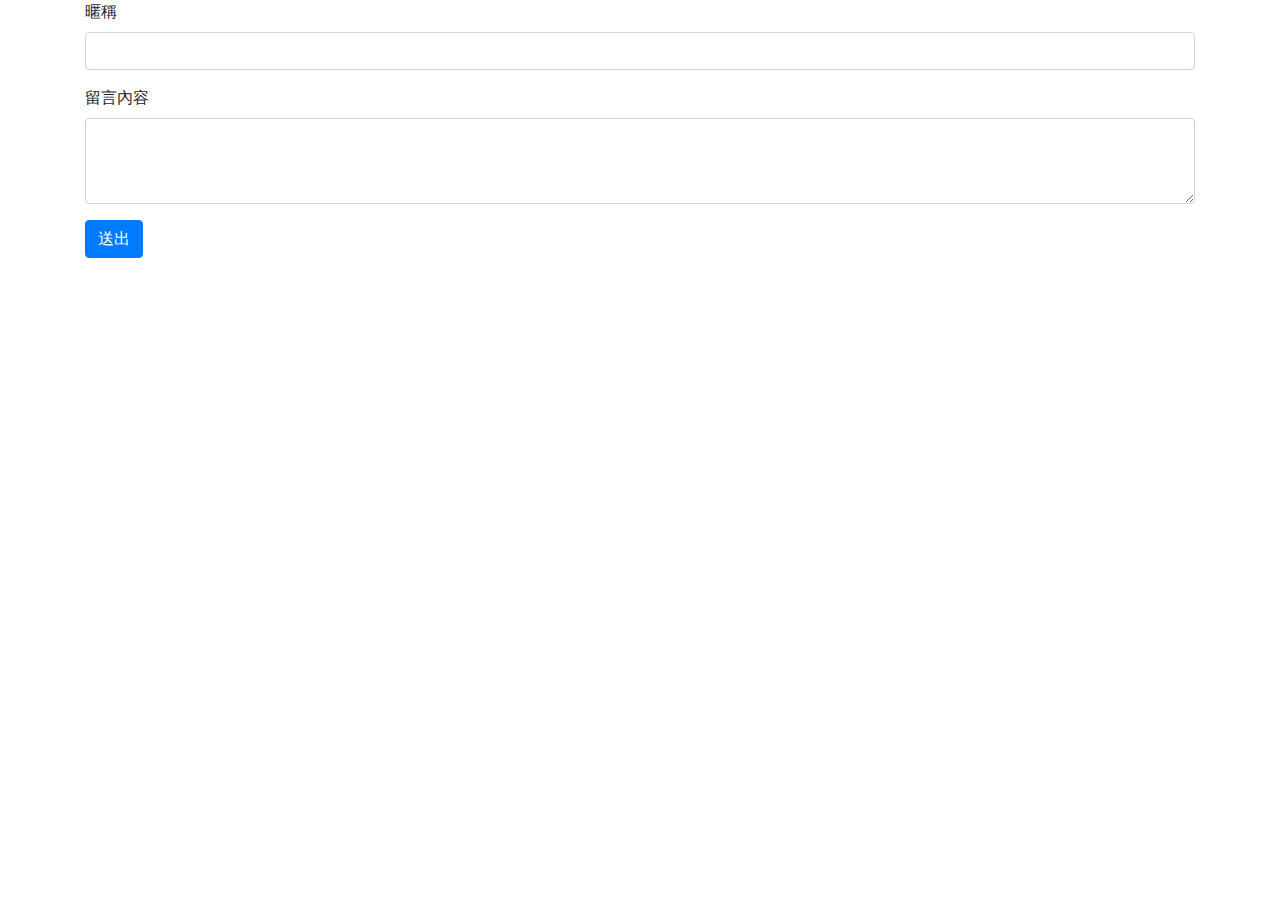
<file: examples/week12/hw1/index.html>
<!DOCTYPE html>

<html>
<head>
  <meta charset="utf-8">

  <title>Week12 留言板</title>
  <meta name="viewport" content="width=device-width, initial-scale=1">
  <script src="https://code.jquery.com/jquery-3.5.1.min.js"></script>
  <link rel="stylesheet" href="https://stackpath.bootstrapcdn.com/bootstrap/4.5.2/css/bootstrap.min.css" integrity="sha384-JcKb8q3iqJ61gNV9KGb8thSsNjpSL0n8PARn9HuZOnIxN0hoP+VmmDGMN5t9UJ0Z" crossorigin="anonymous">
  <style>
    .card {
      margin-top: 12px;
    }
  </style>
  <script>
    function escape(toOutput){
        return toOutput.replace(/\&/g, '&amp;')
            .replace(/\</g, '&lt;')
            .replace(/\>/g, '&gt;')
            .replace(/\"/g, '&quot;')
            .replace(/\'/g, '&#x27')
            .replace(/\//g, '&#x2F');
    }

    function appendCommentToDOM(container, comment, isPrepend) {
      const html = `
        <div class="card">
          <div class="card-body">
            <h5 class="card-title">${comment.id} ${escape(comment.nickname)}</h5>
            <p class="card-text">${escape(comment.content)}</p>
          </div>
        </div>
      `
      if (isPrepend) {
        container.prepend(html)
      } else {
        container.append(html)
      }
    }

    function getCommentsAPI(siteKey, before, cb) {
      let url = `http://localhost:8080/huli/be101/board-api/api_comments.php?site_key=${siteKey}`
      if (before) {
        url += '&before=' + before
      }
      $.ajax({
        url,
      }).done(function(data) {
        cb(data)
      });
    }

    const siteKey = 'huli'
    const loadMoreButtonHTML = '<button class="load-more btn btn-primary">載入更多</button>'
    let lastId = null
    let isEnd = false

    $(document).ready(() => {
      const commentDOM = $('.comments')
      getComments()

      $('.comments').on('click', '.load-more', () => {
        getComments()
      })

      $('.add-comment-form').submit(e => {
        e.preventDefault();
        const newCommentData = {
          site_key: 'huli',
          nickname: $('input[name=nickname]').val(),
          content: $('textarea[name=content]').val()
        }
        $.ajax({
          type: 'POST',
          url: 'http://localhost:8080/huli/be101/board-api/api_add_comments.php',
          data: newCommentData
        }).done(function(data) {
          if (!data.ok) {
            alert(data.message)
            return
          }
          $('input[name=nickname]').val('')
          $('textarea[name=content]').val('')
          appendCommentToDOM(commentDOM, newCommentData, true)
        });
      })
    })

    function getComments() {
      const commentDOM = $('.comments')
      $('.load-more').hide()
      if (isEnd) {
        return
      }
      getCommentsAPI(siteKey, lastId, data => {
        if (!data.ok) {
          alert(data.message)
          return
        }

        const comments = data.discussions;
        for (let comment of comments) {
          appendCommentToDOM(commentDOM, comment)
        }
        let length = comments.length
        if (length === 0) {
          isEnd = true
          $('.load-more').hide()
        } else {
          lastId = comments[length - 1].id
          $('.comments').append(loadMoreButtonHTML)
        }
        
      })
    }
  </script>
</head>

<body>
  <div class="container">
    <form class="add-comment-form">
      <div class="form-group">
        <label for="form-nickname">暱稱</label>
        <input name="nickname" type="text" class="form-control" id="form-nickname" >
      </div>
      <div class="form-group">
        <label for="content-textarea">留言內容</label>
        <textarea name='content' class="form-control" id="content-textarea" rows="3"></textarea>
      </div>
      <button type="submit" class="btn btn-primary">送出</button>
    </form>
    <div class="comments">
    </div>
  </div>

</body>
</html>
</file>
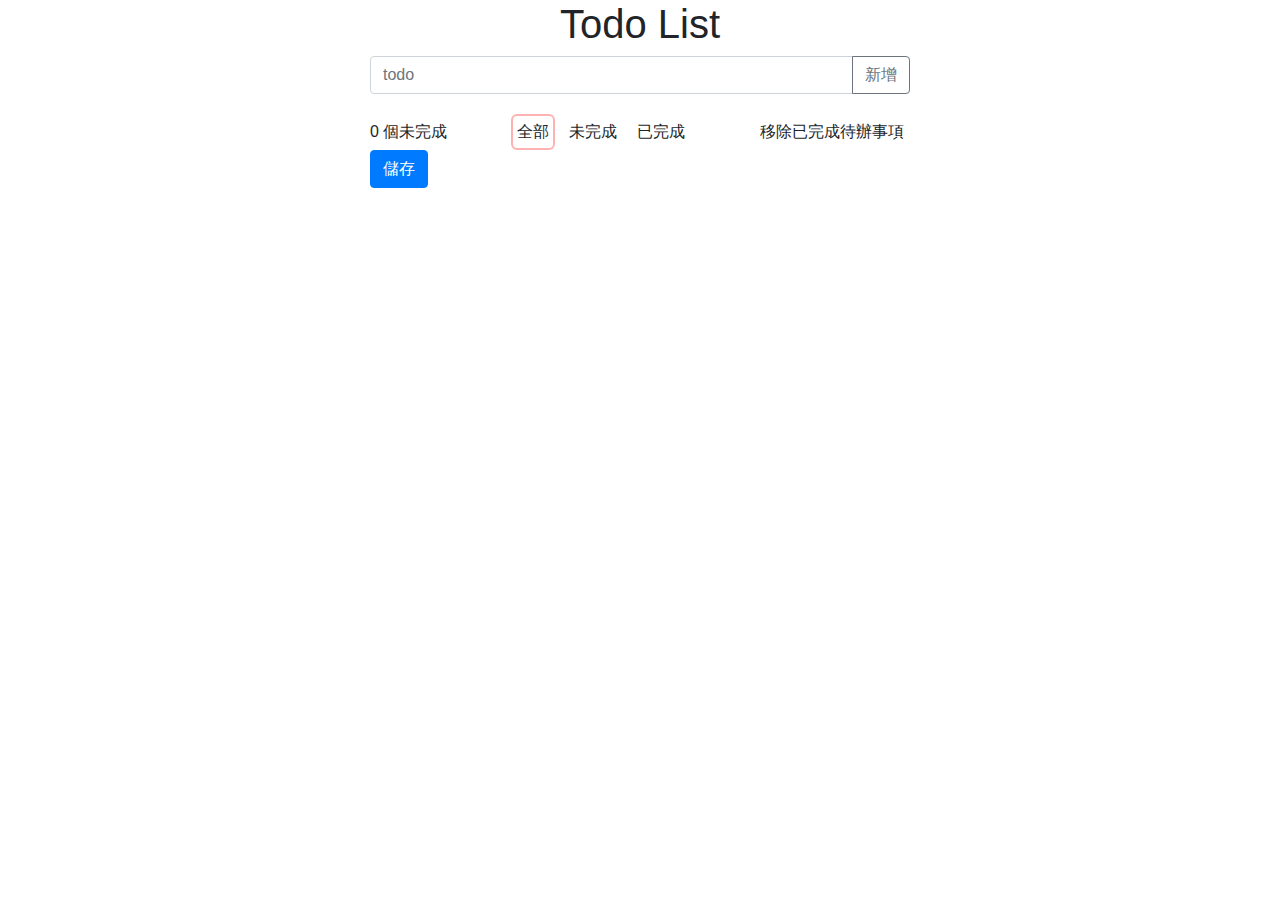
<file: examples/week12/hw2/index.html>
<!DOCTYPE html>

<html>
<head>
  <meta charset="utf-8">

  <title>Week12 Todo List</title>
  <meta name="viewport" content="width=device-width, initial-scale=1">
  <script src="https://code.jquery.com/jquery-3.5.1.js"></script>
  <link rel="stylesheet" href="https://stackpath.bootstrapcdn.com/bootstrap/4.5.2/css/bootstrap.min.css" integrity="sha384-JcKb8q3iqJ61gNV9KGb8thSsNjpSL0n8PARn9HuZOnIxN0hoP+VmmDGMN5t9UJ0Z" crossorigin="anonymous">
  <style>
    .btn-delete {
      opacity: 0;
    }
    .todo:hover .btn-delete {
      opacity: 1;
    }

    input[type=checkbox]:checked ~ label {
      text-decoration: line-through;
      color: rgba(0,0,0,0.3);
    }

    .todo__content-wrapper {
      flex: 1;
    }

    .todo__content {
      display: block;
    }

    .options div, .clear-all {
      cursor: pointer;
      border-radius: 6px;
      padding: 4px;
      border: 2px solid transparent;
    }

    .options div.active {
      border-color: rgba(255, 0, 0, 0.3);
    }

    .options div:hover {
      border-color: rgba(255, 0, 0, 0.5);
    }

    .todo {
      display: flex;
    }

  </style>
</head>

<body>
  <div class="container">
    <div class="row justify-content-center">
      <div class="col-lg-6">
        <h1 class="text-center">Todo List</h1>
        <div class="input-group mb-3">
          <input type="text" class="input-todo form-control" placeholder="todo">
          <div class="input-group-append">
            <button class="btn btn-add btn-outline-secondary" type="button">新增</button>
          </div>
        </div>
        <div class="todos list-group ">
          
        </div>
        <div class="info mt-1 d-flex justify-content-between align-items-center">
          <div><span class="uncomplete-count">0</span> 個未完成</div>
          <div class="options d-flex">
            <div class="active" data-filter="all">全部</div>
            <div class="ml-2" data-filter="uncomplete">未完成</div>
            <div class="ml-2" data-filter="done">已完成</div>
          </div>
          <div class="clear-all">
            移除已完成待辦事項
          </div>
        </div>
        <button type="button" class="btn btn-save btn-primary">儲存</button>

      </div>
    </div>
  </div>
  <script>
    let id = 1;
    let todos = []
    let todoCount = 0
    let uncompleteTodoCount = 0

    const template = `<div class="todo list-group-item list-group-item-action justify-content-between align-items-center {todoClass}">
            <div class="todo__content-wrapper custom-control custom-checkbox">
              <input type="checkbox" class="check-todo custom-control-input" id="todo-{id}">
              <label class="todo__content custom-control-label" for="todo-{id}">{content}</label>
            </div>
            <button type="button" class="btn-delete btn btn-danger">刪除</button>
          </div>`

    const searchParams = new URLSearchParams(window.location.search)
    const todoId = searchParams.get('id')

    if (todoId) {
      $.getJSON('http://localhost:8080/huli/be101/todo-api/get_todo.php?id=' + todoId, function(data) {
        todos = JSON.parse(data.data.todo)
        render()
      });
    }

    function render() {
      if (todos.length === 0) return
      $('.todos').empty()
      id = todos[todos.length - 1].id + 1
      todoCount = todos.length
      uncompleteTodoCount = todos.filter(todo => !todo.isDone).length
      for(let i=0; i<todos.length; i++) {
        const todo = todos[i]
        $('.todos').append(
          template
            .replace('{content}', escapeHtml(todo.content))
            .replace(/{id}/g, todo.id)
            .replace('{todoClass}', todo.isDone ? 'checked' : '')
        )
        if (todo.isDone) {
          $('#todo-' + todo.id).prop('checked', true)
        }
      }
      updateCounter()
    }

    $('.btn-add').click(() => {
      addTodo()
    })

    $('.input-todo').keydown(e => {
      if (e.key === 'Enter') {
        addTodo()
      }
    })

    $('.todos').on('click', '.btn-delete', (e) => {
      const deleteId = $(e.target).parent().find('.check-todo').attr('id').replace('todo-', '');
      todos = todos.filter(todo => {
        if (todo.id === Number(deleteId)) return false
        return true
      })
      render()
    })

    $('.todos').on('change', '.check-todo', (e) => {
      const target = $(e.target)
      const isChecked= target.is(":checked")
      const updateId = target.attr('id').replace('todo-', ''); 
      for(let i=0; i<todos.length; i++) {
        if (todos[i].id === Number(updateId)) {
          todos[i].isDone = isChecked
        }
      }
      render()
    })

    $('.clear-all').click(() => {
      todos = todos.filter(todo => !todo.isDone)
      render(todos)
    })

    $('.options').on('click', 'div', e => {
      const target = $(e.target)
      const filter = target.attr('data-filter')
      $('.options div.active').removeClass('active')
      target.addClass('active')
      if (filter === 'all') {
        $('.todo').show()
      } else if (filter === 'uncomplete') {
        $('.todo').show()
        $('.todo.checked').hide()
      } else { // done
        $('.todo').hide()
        $('.todo.checked').show()
      }
    })

    $('.btn-save').click(() => {
      const data = JSON.stringify(todos)
      $.ajax({
        type: 'POST',
        url: 'http://localhost:8080/huli/be101/todo-api/add_todo.php',
        data: {
          todo: data
        },
        success: function(res) {
          const respId = res.id
          window.location = 'index.html?id=' + respId
        },
        error: function() {
          alert('Erro QQ')
        }
      })
    })

    function updateCounter() {
      $('.uncomplete-count').text(uncompleteTodoCount)
    }


    function addTodo() {
      const value = $('.input-todo').val()
      if (!value) return
      todos.push({
        id: id,
        content: value,
        isDone: false
      })
      render()
      $('.input-todo').val('')
    }

    function escapeHtml(unsafe) {
      return unsafe
           .replace(/&/g, "&amp;")
           .replace(/</g, "&lt;")
           .replace(/>/g, "&gt;")
           .replace(/"/g, "&quot;")
           .replace(/'/g, "&#039;");
    }

  </script>
</body>
</html>
</file>
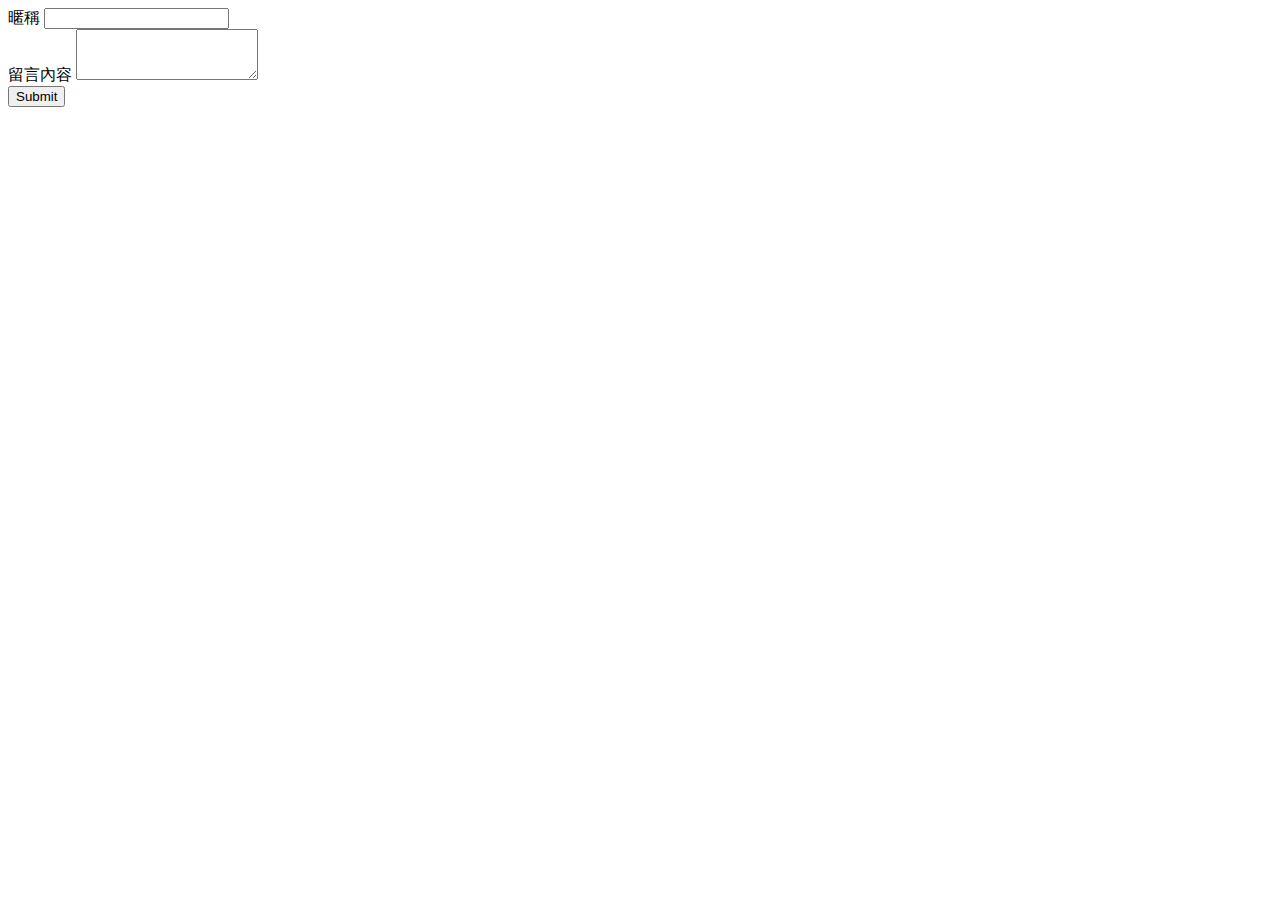
<file: homeworks/week12/hw1/index.html>
<!DOCTYPE html>
<html lang="en">
<head>
  <meta charset="UTF-8">
  <meta name="viewport" content="width=device-width, initial-scale=1.0">

  <link rel="stylesheet" href="https://cdn.jsdelivr.net/npm/bootstrap@4.5.3/dist/css/bootstrap.min.css"
    integrity="sha384-TX8t27EcRE3e/ihU7zmQxVncDAy5uIKz4rEkgIXeMed4M0jlfIDPvg6uqKI2xXr2" crossorigin="anonymous">

  <title>Week 12 留言板</title>
</head>
<body>
  <div class="container pt-5 pb-5">
    <form class="mb-3 add-comment-form">
        <!-- nickname -->
        <div class="form-group">
          <label for="form-nickname">暱稱</label>
          <input type="text" class="form-control" id="form-nickname" name="nickname">
        </div>

      <!-- 留言內容 -->
      <div class="form-group">
        <label for="content-textarea">留言內容</label>
        <textarea class="form-control" id="content-textarea" rows="3" name="content"></textarea>
      </div>
  
      <button type="submit" class="btn btn-primary">Submit</button>
    </form>

    <div class="comments mb-3">
      <!-- 要插入留言內容 -->
    </div>
  </div>

  <script src="https://code.jquery.com/jquery-3.5.1.min.js"></script>
  <script src="all.js"></script>

</body>
</html>
</file>
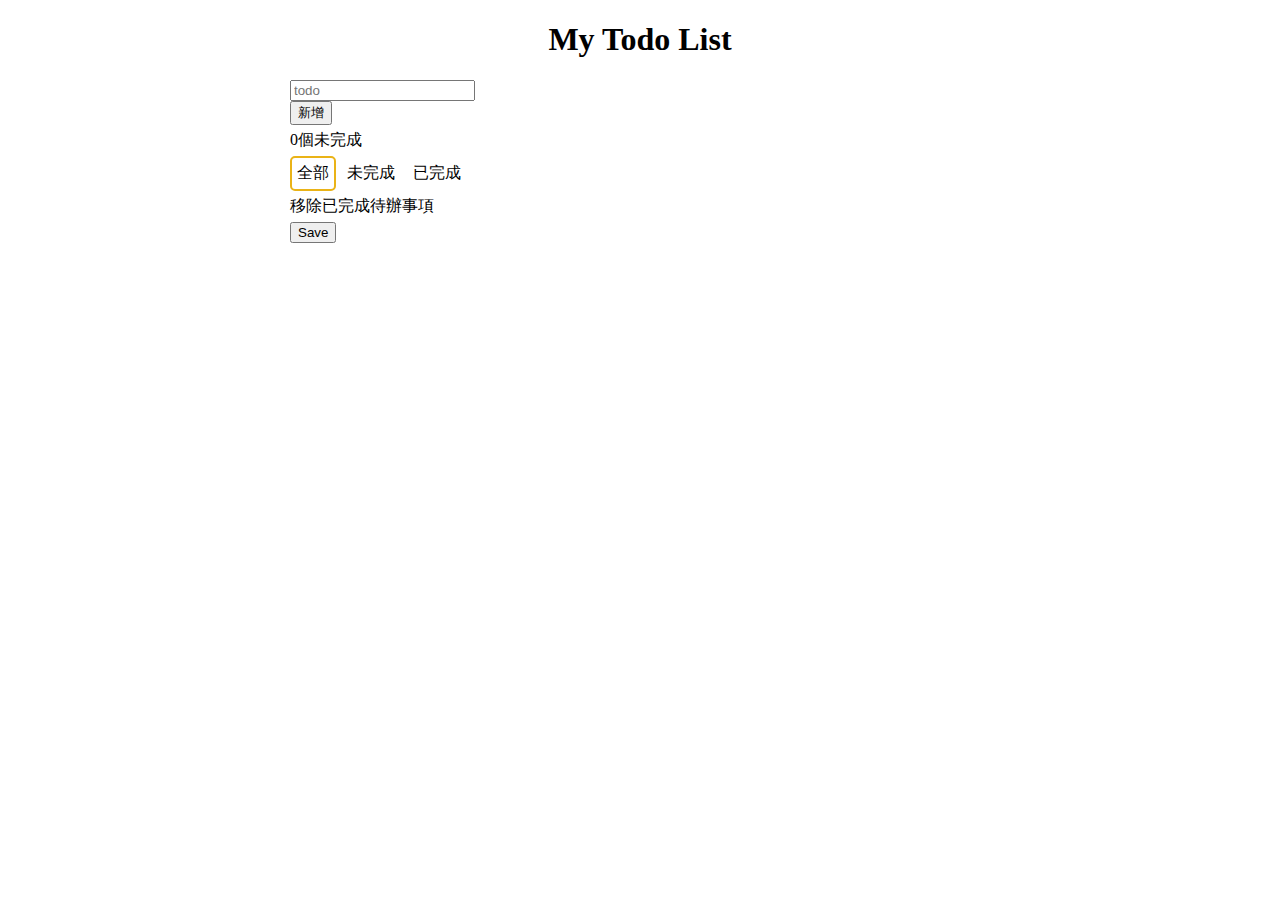
<file: homeworks/week12/hw2/index.html>
<!DOCTYPE html>
<html lang="zh-Hant">
<head>
  <meta charset="UTF-8">
  <meta name="viewport" content="width=device-width, initial-scale=1.0">

  <link rel="stylesheet" href="https://cdn.jsdelivr.net/npm/bootstrap@4.5.3/dist/css/bootstrap.min.css"
    integrity="sha384-TX8t27EcRE3e/ihU7zmQxVncDAy5uIKz4rEkgIXeMed4M0jlfIDPvg6uqKI2xXr2" crossorigin="anonymous">
  <link rel="stylesheet" href="style.css">

  <title>week12 todo list</title>
</head>
<body>
  <div class="wrapper p-3">
    <h1 class="page-title">My Todo List</h1>
    <div class="input-group mb-3">
      <input type="text" class="input-todo form-control" placeholder="todo">
      <div class="input-group-append">
        <button class="btn-add-todo btn btn-outline-secondary" type="button" id="button-addon2">新增</button>
      </div>
    </div>

    <section class="todos mb-3">
      <!-- 插入每一筆 todo -->
        
    </section>

    <section class="function-bar d-flex justify-content-between">
      <div class="todo-counter">
        <span class="number-unfinished mr-1"></span>個未完成
      </div>
      <div class="filters">
        <a class="filter filter-all selected">全部</a>
        <a class="filter filter-unfinished">未完成</a>
        <a class="filter filter-finished">已完成</a>
      </div>
      <div class="clear-all">
        <a class="btn-clear-all">移除已完成待辦事項</a>
      </div>
    </section>

    <button class="btn btn-warning btn-save">Save</button>
  </div>




  <script src="https://code.jquery.com/jquery-3.5.1.min.js"></script>
  <script src="https://cdn.jsdelivr.net/npm/bootstrap@4.5.3/dist/js/bootstrap.bundle.min.js"
    integrity="sha384-ho+j7jyWK8fNQe+A12Hb8AhRq26LrZ/JpcUGGOn+Y7RsweNrtN/tE3MoK7ZeZDyx" crossorigin="anonymous"></script>
  <script src="all.js"></script>
</body>
</html>
</file>
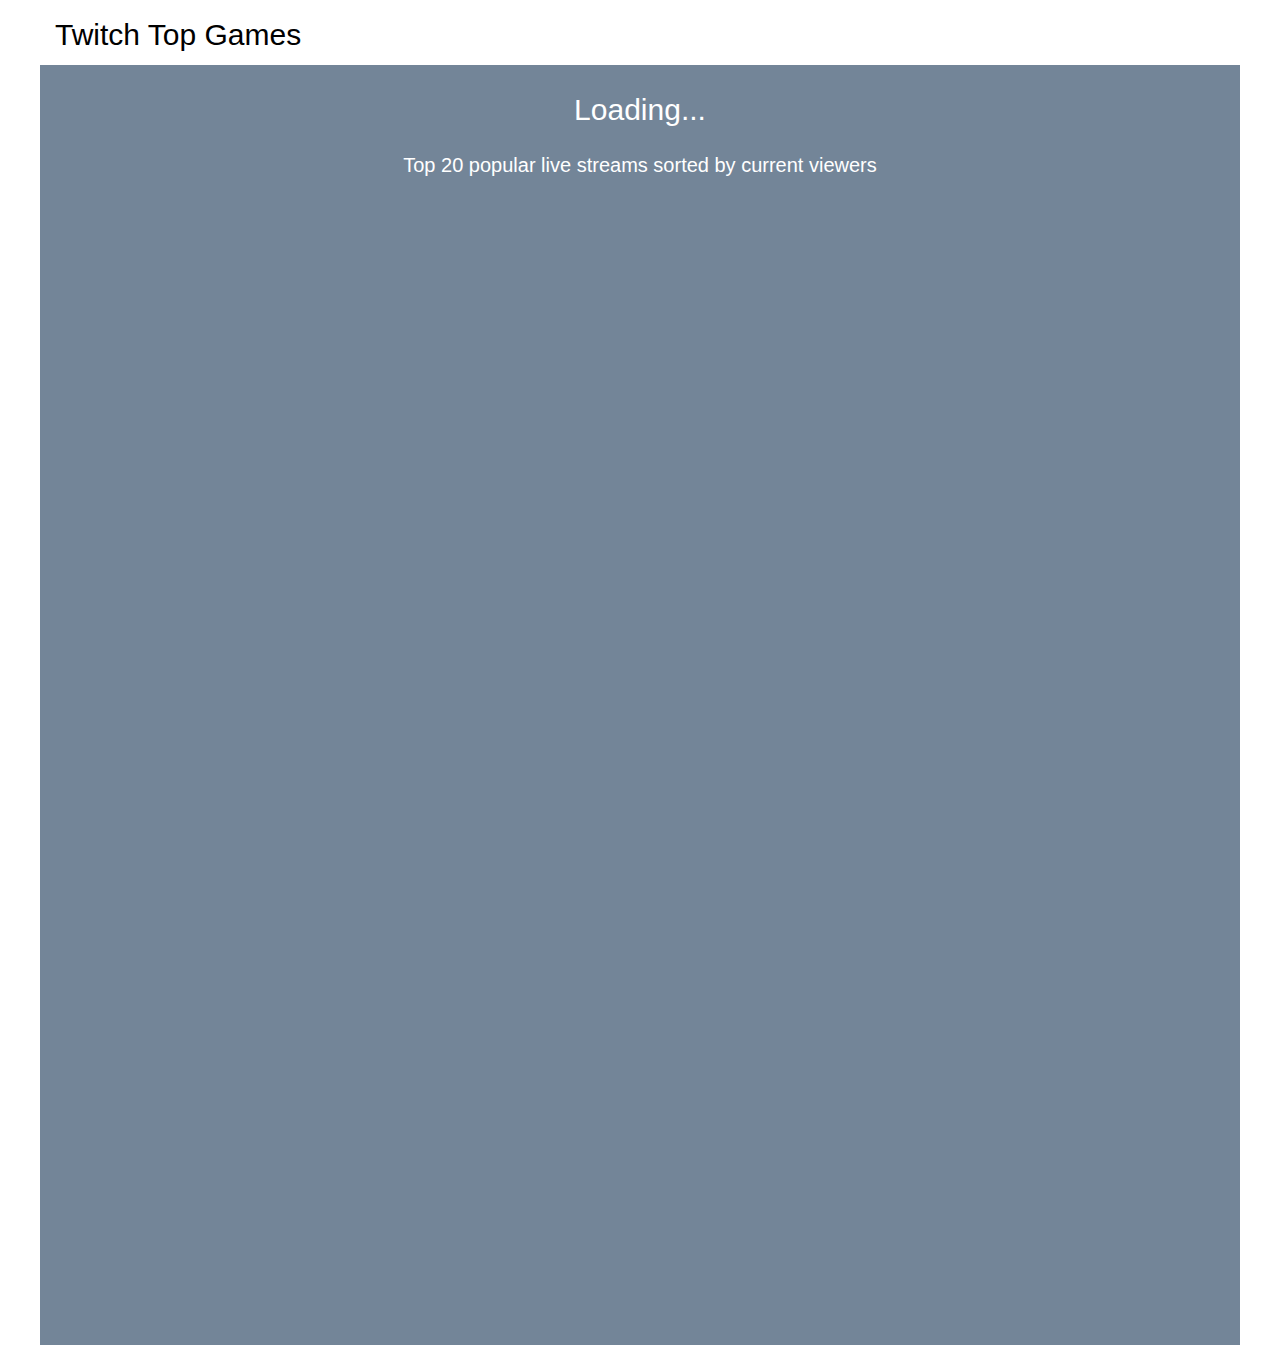
<file: homeworks/week13/hw3/index.html>
<!DOCTYPE html>
<html lang="en">
<head>
  <meta charset="UTF-8">
  <meta name="viewport" content="width=device-width, initial-scale=1.0">

  <link rel="stylesheet" href="stylesheets/all.css">
  <title>Twitch Top Games</title>
</head>
<body>

  <div class="wrapper">
    <nav class="navbar">
      <div class="site-name">Twitch Top Games</div>
      <ul class="games-list">
        <!-- <li class="games-list__item">LOL</li> -->
      </ul>
    </nav>

    <div class="streams-block">
      <h1 class="streams-block__title">Loading...</h1>
      <h2 class="streams-block__text">Top 20 popular live streams sorted by current viewers</h2>
      <ul class="streams-list">

        <!-- <li class="streams-list__item">
          <div class="stream-banner"></div>
          <div class="stream-info">
            <div class="stream-info__logo"></div>
            <div class="stream-info__content">
              <div class="description">sundaysundaysundaysunday</div>
              <div class="name">sunday</div>
            </div>
          </div>
        </li> -->

      </ul>

    </div>
  </div>

  <script src="js/async.js"></script>
  
</body>
</html>
</file>
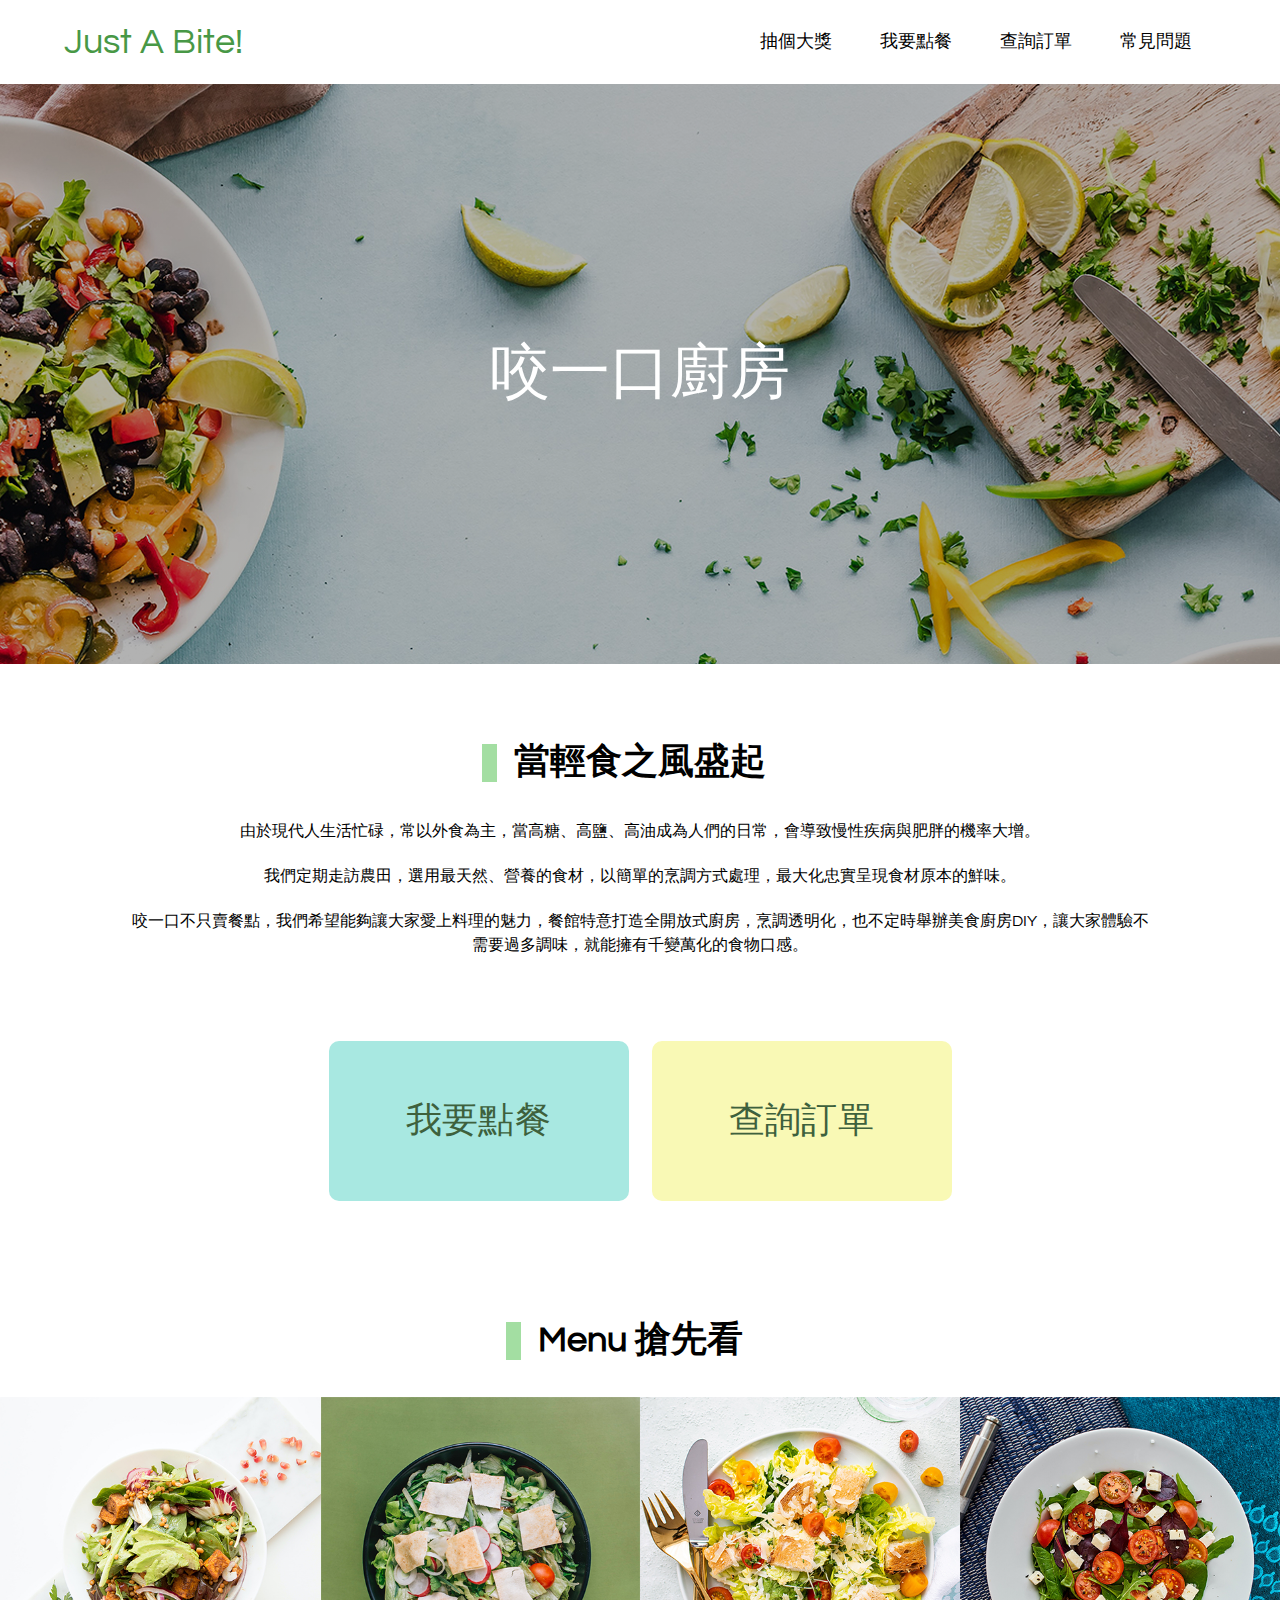
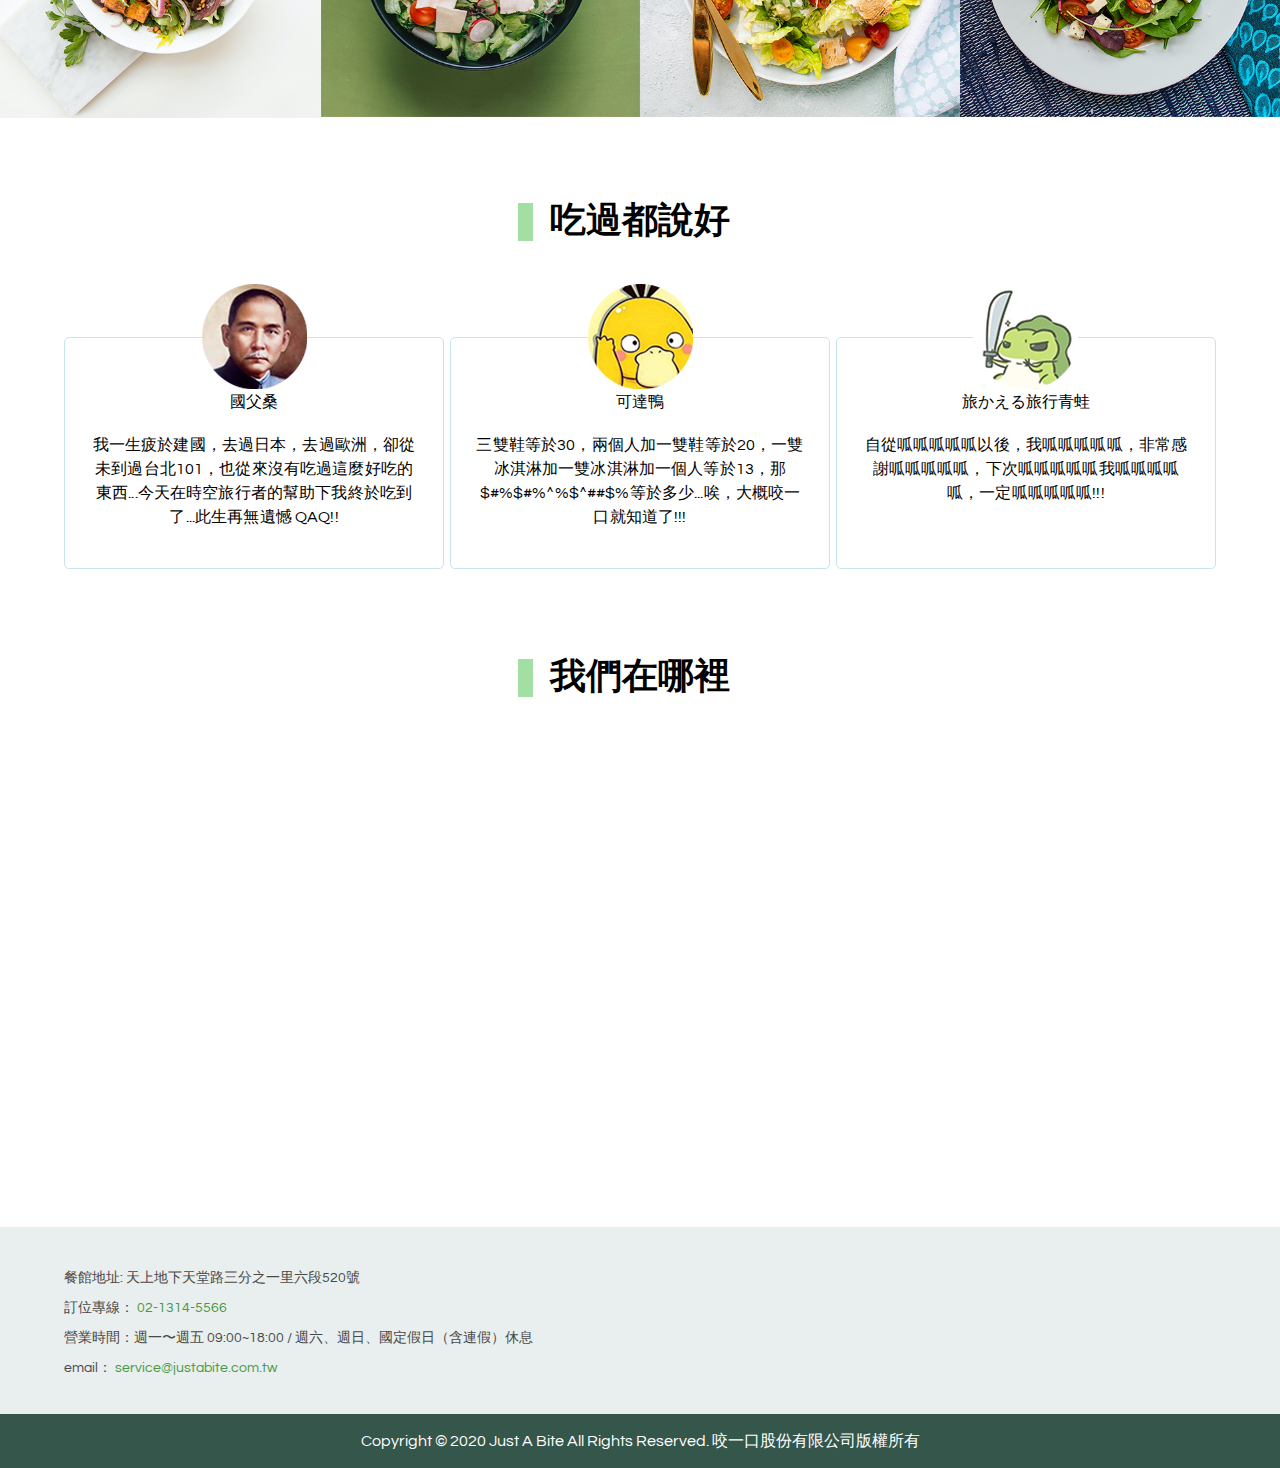
<file: homeworks/week6/hw1/index.html>
<!DOCTYPE html>
<html lang="zh-Hant">
<head>
  <meta charset="UTF-8">
  <meta name="viewport" content="width=device-width, user-scalable=no, initial-scale=1.0, maximum-scale=1.0, minimum-scale=1.0">

  <link rel="stylesheet" href="stylesheets/all.css">
  <link rel="stylesheet" href="https://fonts.googleapis.com/css?family=Questrial">
  <title>SS Just A Bite!</title>
</head>
<body>
  <div class="wrapper">
    <!-- navbar -->
    <section class="navbar container">
      <h2 class="logo">
        <a class="logo-text" href="index.html">Just A Bite!</a>
      </h2>
      <ul class="menu">
        <li><a href="#" class="menu-item">抽個大獎</a></li>
        <li><a href="#" class="menu-item">我要點餐</a></li>
        <li><a href="#" class="menu-item">查詢訂單</a></li>
        <li><a href="#" class="menu-item">常見問題</a></li>
      </ul>

      <a class="ham-icon"></a>
    </section>
    <!-- dropdown-menu -->
    <ul class="dropdown-menu">
      <li><a href="#" class="dropdown-menu-item">抽個大獎</a></li>
      <li><a href="#" class="dropdown-menu-item">我要點餐</a></li>
      <li><a href="#" class="dropdown-menu-item">查詢訂單</a></li>
      <li><a href="#" class="dropdown-menu-item">常見問題</a></li>
    </ul>

    <!-- banner -->
    <header class="banner">
      <h1 class="banner-text">咬一口廚房</h1>
    </header>

    <!-- intro -->
    <section class="intro section-layout">
      <h3 class="index-title">當輕食之風盛起</h3>
      <p class="intro-text">由於現代人生活忙碌，常以外食為主，當高糖、高鹽、高油成為人們的日常，會導致慢性疾病與肥胖的機率大增。</p>
      <p class="intro-text">我們定期走訪農田，選用最天然、營養的食材，以簡單的烹調方式處理，最大化忠實呈現食材原本的鮮味。</p>
      <p class="intro-text">咬一口不只賣餐點，我們希望能夠讓大家愛上料理的魅力，餐館特意打造全開放式廚房，烹調透明化，也不定時舉辦美食廚房DIY，讓大家體驗不需要過多調味，就能擁有千變萬化的食物口感。</p>
      <div class="index-ordering">
        <a href="#" class="order-button">我要點餐</a>
        <a href="#" class="order-button">查詢訂單</a>
      </div>
    </section>

    <!-- menu -->
    <section class="food-menu section-layout">
      <h3 class="index-title">Menu 搶先看</h3>
      <ul class="food-menu-list">
        <li class="food-menu-img"><img src="img/f-001.png"></li>
        <li class="food-menu-img"><img src="img/f-002.png"></li>
        <li class="food-menu-img"><img src="img/f-003.png"></li>
        <li class="food-menu-img"><img src="img/f-004.png"></li>
      </ul>
    </section>

    <!-- review -->
    <section class="review section-layout container">
      <h3 class="index-title review-title">吃過都說好</h3>
      <ul class="review-list">
        <li class="review-list-item">
          <div class="reviewer">
            <img class="reviewer-photo" src="img/p-1.png" alt="man">
            <p class="reviewer-name">國父桑</p>
          </div>
          <p class="review-content">我一生疲於建國，去過日本，去過歐洲，卻從未到過台北101，也從來沒有吃過這麼好吃的東西...今天在時空旅行者的幫助下我終於吃到了...此生再無遺憾 QAQ!!</p>
        </li>
        <li class="review-list-item">
          <div class="reviewer">
            <img class="reviewer-photo" src="img/p-2.png" alt="duck">
            <p class="reviewer-name">可達鴨</p>
          </div>
          <p class="review-content">三雙鞋等於30，兩個人加一雙鞋等於20，一雙冰淇淋加一雙冰淇淋加一個人等於13，那$#%$#%^%$^##$%等於多少...唉，大概咬一口就知道了!!!</p>
        </li>
        <li class="review-list-item">
          <div class="reviewer">
            <img class="reviewer-photo" src="img/p-3.png" alt="frog">
            <p class="reviewer-name">旅かえる旅行青蛙</p>
          </div>
          <p class="review-content">自從呱呱呱呱呱以後，我呱呱呱呱呱，非常感謝呱呱呱呱呱，下次呱呱呱呱呱我呱呱呱呱呱，一定呱呱呱呱呱!!!</p>
        </li>
      </ul>
    </section>

    <!-- map -->
    <section class="map section-layout container">
      <h3 class="index-title">我們在哪裡</h3>
      <iframe
        src="https://www.google.com/maps/embed?pb=!1m14!1m12!1m3!1d3615.0027469618335!2d121.56235021440442!3d25.033980844447473!2m3!1f0!2f0!3f0!3m2!1i1024!2i768!4f13.1!5e0!3m2!1szh-TW!2stw!4v1597153918110!5m2!1szh-TW!2stw"
        width="600" height="450" frameborder="0" style="border:0;" allowfullscreen="" aria-hidden="false" tabindex="0"
        class="google-map">
      </iframe>
    </section>

    <!-- footer -->
    <footer class="footer">
      <div class="container">
        <p class="footer-text">餐館地址: 天上地下天堂路三分之一里六段520號</p>
        <p class="footer-text">訂位專線：
          <a href="tel:02-1314-5566" class="tel-link">02-1314-5566</a>
          </p>
        <p class="footer-text">營業時間：週一〜週五 09:00~18:00 / 週六、週日、國定假日（含連假）休息</p>
        <p class="footer-text">email：
          <a href="mailto:service@justabite.com.tw" target="_blank" class="email-link">service@justabite.com.tw</a>
        </p>
      </div>
      <div class="copyright">
        <p class="copyright-text">Copyright &copy; 2020 Just A Bite All Rights Reserved. 咬一口股份有限公司版權所有</p>
      </div>
    </footer>






  </div>





  <script src="js/all.js"></script>




</body>
</html>
</file>
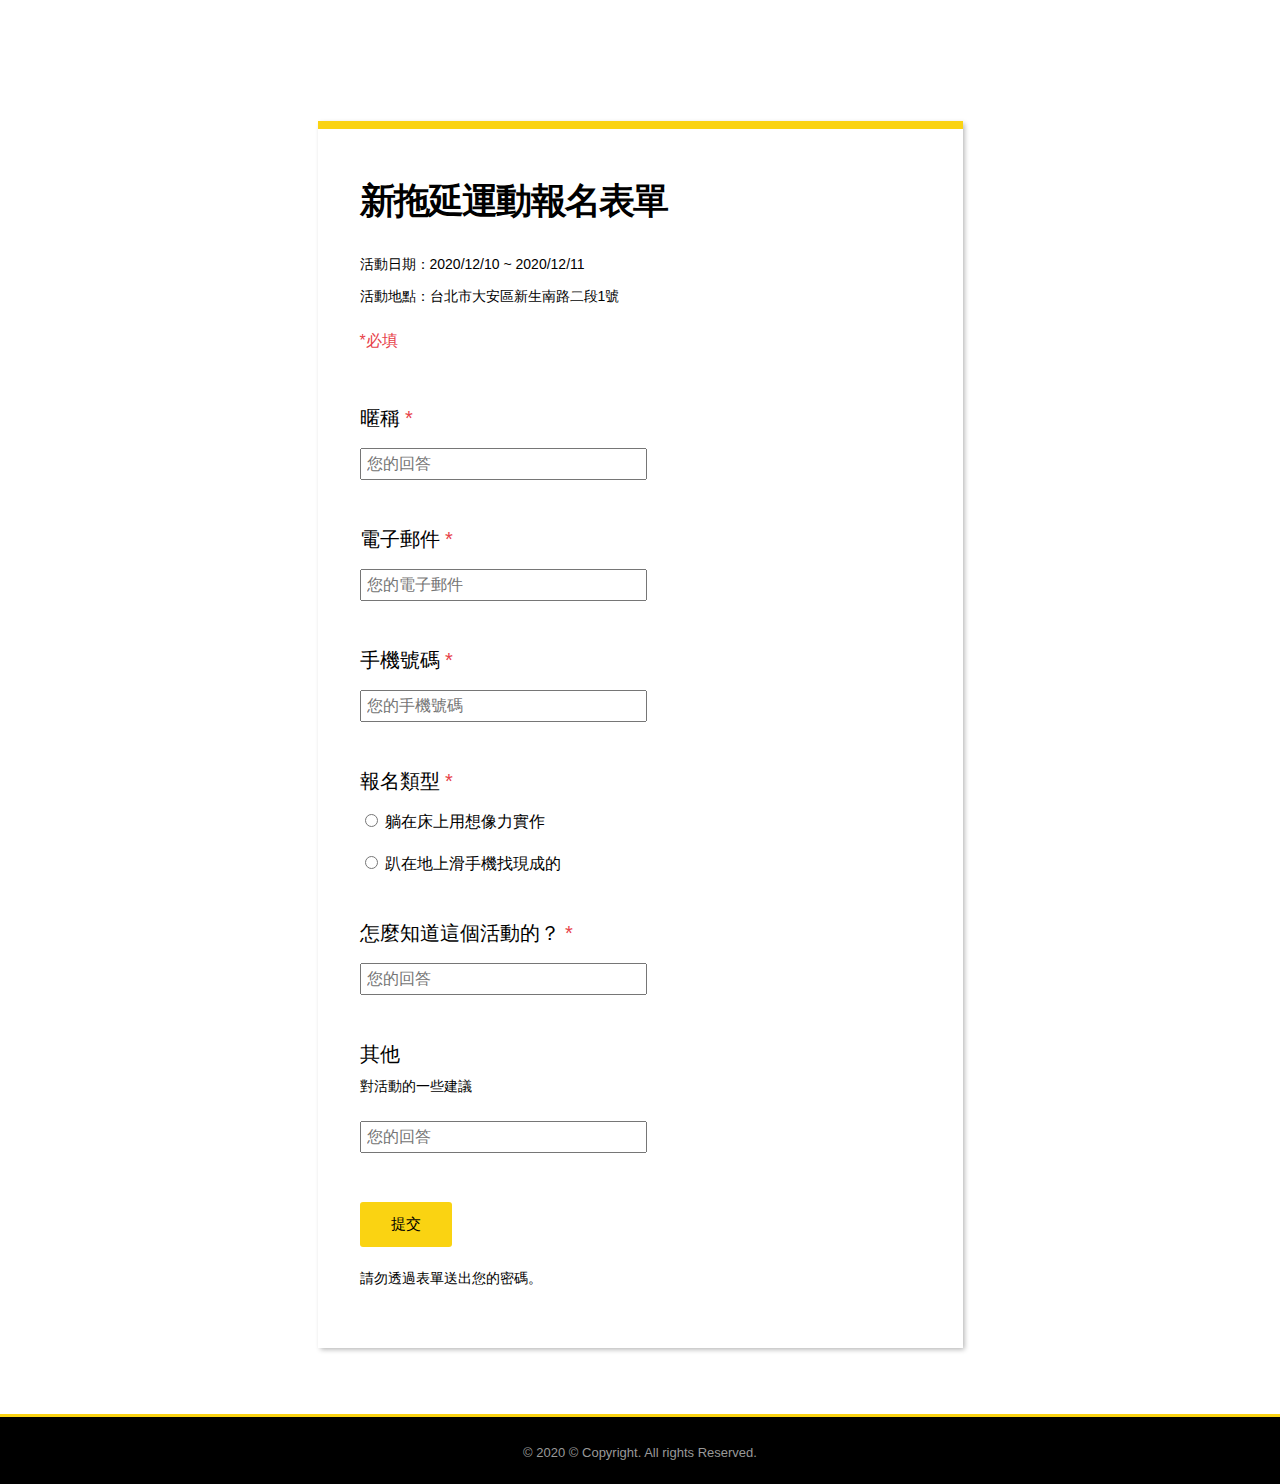
<file: homeworks/week6/hw2/index.html>
<!DOCTYPE html>
<html lang="zh-Hant">
<head>
  <meta charset="UTF-8">
  <meta name="viewport" content="width=device-width, initial-scale=1.0, maximum-scale=1.0, mininum-scale=1.0">
  <link rel="stylesheet" href="stylesheets/all.css">
  <title>SS 新拖延運動報名表單</title>
</head>
<body>

  <div class="wrapper">
    <div class="form-wrapper">
      <div class="top-border"></div>
      <div class="form-content">
        <div class="header">
          <h1 class="event-title">新拖延運動報名表單</h1>
          <p class="header-info">活動日期：2020/12/10 ~ 2020/12/11</p>
          <p class="header-info">活動地點：台北市大安區新生南路二段1號</p>
          <p class="required">*必填</p>
        </div>
        <form action="index.html" class="register-form">
          <label for="name" class="label-text">暱稱<span class="label-star"> *</span></label>
          <input type="text" id="name" placeholder="您的回答" class="input-box" required>
  
          <label for="email" class="label-text">電子郵件<span class="label-star"> *</span></label>
          <input type="email" id="email" placeholder="您的電子郵件" class="input-box" required>
  
          <label for="phone" class="label-text">手機號碼<span class="label-star"> *</span></label>
          <input type="tel" id="phone" placeholder="您的手機號碼" class="input-box" required>
  
          <label class="label-text">報名類型<span class="label-star"> *</span></label>
          <div class="type">
            <input id="lieInBed" type="radio" name="register-type" value="躺在床上用想像力實作" required>
            <label for="lieInBed">躺在床上用想像力實作</label>
          </div>
          <div class="type">
            <input id="lieOnFloor" type="radio" name="register-type" value="趴在地上滑手機找現成的" required>
            <label for="lieOnFloor">趴在地上滑手機找現成的</label>
          </div>
  
          <label for="resource" class="label-text">怎麼知道這個活動的？<span class="label-star"> *</span></label>
          <input type="text" id="resource" placeholder="您的回答" class="input-box" required>
  
          <label for="other" class="label-text other-label">其他</label>
          <p class="other-info">對活動的一些建議</p>
          <input type="text" id="other" placeholder="您的回答" class="input-box" required>
  
          <input type="submit" value="提交" class="submit-button">
        </form>
        <p class="other-info">請勿透過表單送出您的密碼。</p>
      </div>
    </div>

    <footer class="footer">
      <p class="footer-text">&copy; 2020 &copy; Copyright. All rights Reserved.</p>
    </footer>
  
  
  
  
  
  
  </div>

</body>
</html>
</file>
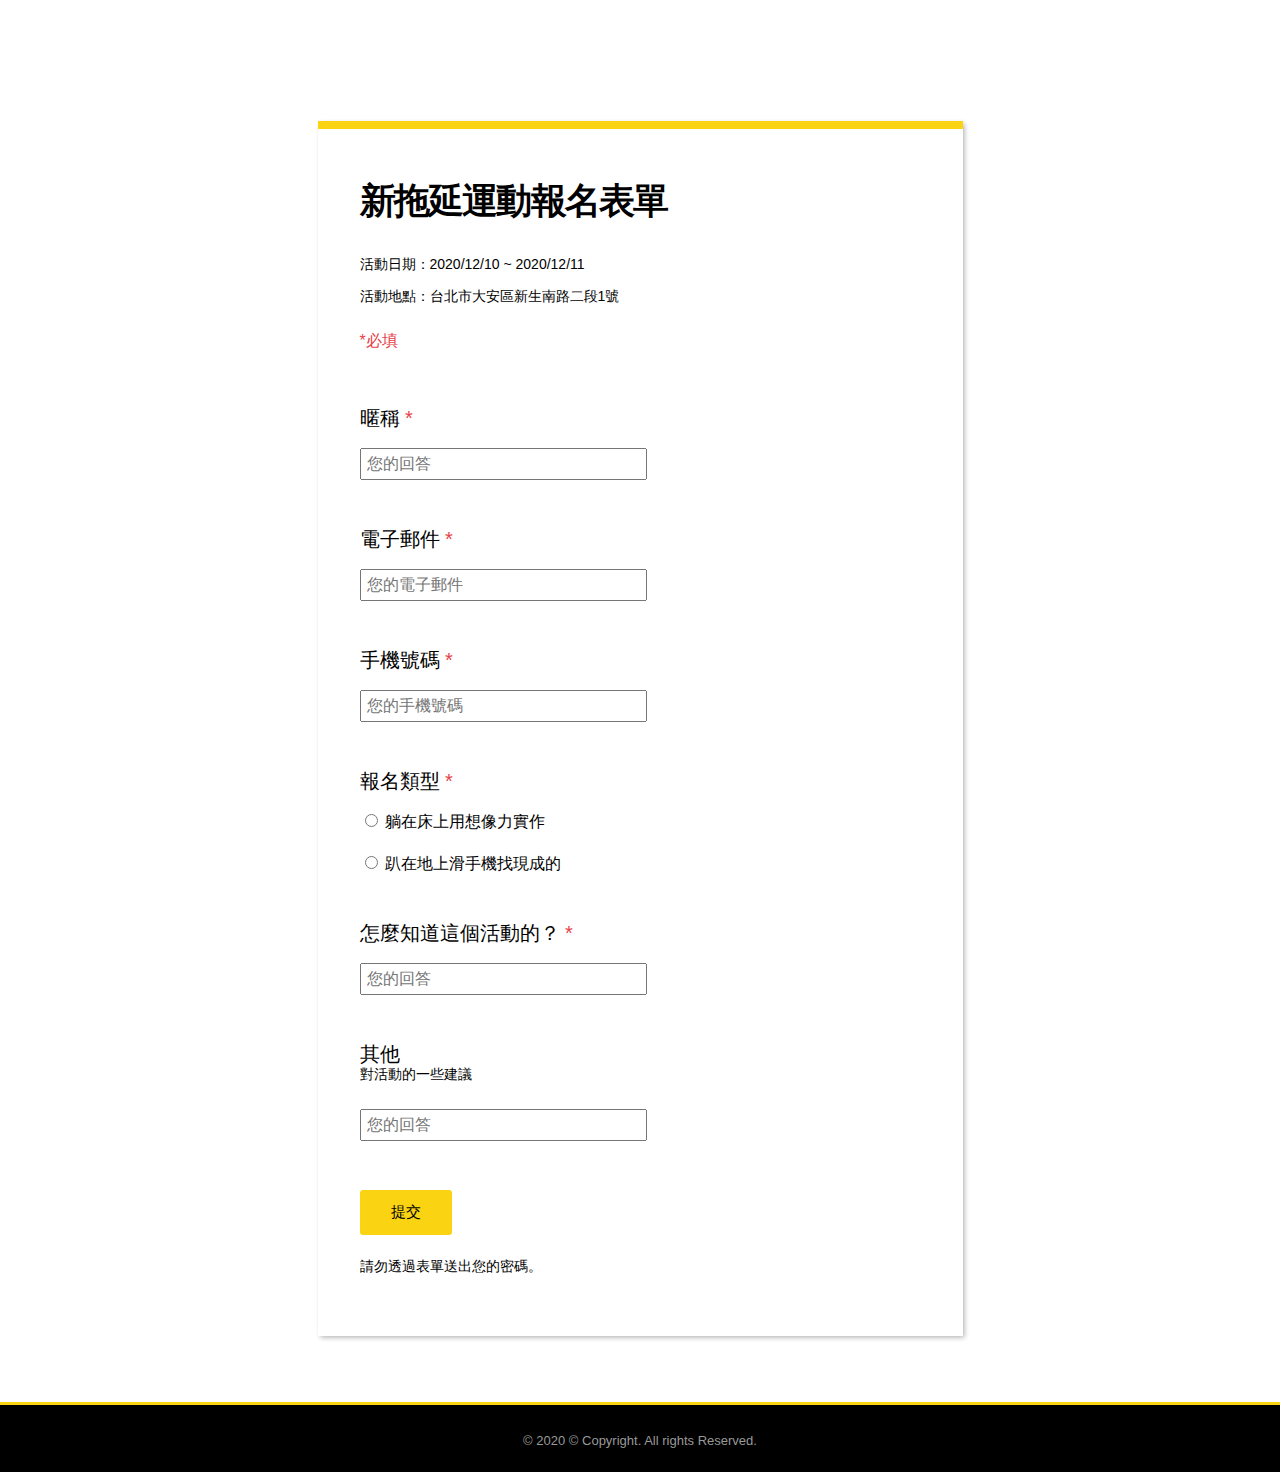
<file: homeworks/week7/hw1/index.html>
<!DOCTYPE html>
<html lang="zh-Hant">
<head>
  <meta charset="UTF-8">
  <meta name="viewport" content="width=device-width, initial-scale=1.0, maximum-scale=1.0, minimum-scale=1.0">
  <link rel="stylesheet" href="stylesheets/all.css">
  <title>SS 新拖延運動報名表單</title>
</head>
<body>

  <div class="wrapper">
    <div class="form-wrapper">
      <div class="top-border"></div>
      <div class="form-content">
        <div class="header">
          <h1 class="event-title">新拖延運動報名表單</h1>
          <p class="header-info">活動日期：2020/12/10 ~ 2020/12/11</p>
          <p class="header-info">活動地點：台北市大安區新生南路二段1號</p>
          <p class="color-red">*必填</p>
        </div>
        <form action="index.html" class="register-form">
          <div class="required-block hide-error-text">
            <label for="name" class="label-text">暱稱<span class="label-star"> *</span></label>
            <input type="text" id="name" placeholder="您的回答" class="input-box" name="name">
            <p class="error-text">請輸入暱稱</p>
          </div>
  
          <div class="required-block hide-error-text">
            <label for="email" class="label-text">電子郵件<span class="label-star"> *</span></label>
            <input type="email" id="email" placeholder="您的電子郵件" class="input-box" name="email">
            <p class="error-text">請輸入電子郵件</p>
          </div>
  
          <div class="required-block hide-error-text">
            <label for="phone" class="label-text">手機號碼<span class="label-star"> *</span></label>
            <input type="tel" id="phone" placeholder="您的手機號碼" class="input-box" name="phone">
            <p class="error-text">請輸入手機號碼</p>
          </div>
  
          <div class="required-block hide-error-text">
            <label class="label-text">報名類型<span class="label-star"> *</span></label>
            <div class="type">
              <input id="lieInBed" type="radio" name="register-type" value="躺在床上用想像力實作" class="lie-in-bed">
              <label for="lieInBed">躺在床上用想像力實作</label>
            </div>
            <div class="type" id="type2">
              <input id="lieOnFloor" type="radio" name="register-type" value="趴在地上滑手機找現成的" class="lie-on-floor">
              <label for="lieOnFloor">趴在地上滑手機找現成的</label>
            </div>
            <p class="error-text">請勾選報名類型</p>
          </div>
  
          <div class="required-block hide-error-text">
            <label for="referral" class="label-text">怎麼知道這個活動的？<span class="label-star"> *</span></label>
            <input type="text" id="referral" placeholder="您的回答" class="input-box" name="referral">
            <p class="error-text">請輸入您的回答</p>
          </div>
  
          <div class="not-required-block">
            <label for="other" class="label-text other-label">其他</label>
            <p class="other-info">對活動的一些建議</p>
            <input type="text" id="other" placeholder="您的回答" class="input-box" name="other">
          </div>
  
  
          <input type="submit" value="提交" class="submit-button">
        </form>
        <p class="other-info">請勿透過表單送出您的密碼。</p>
      </div>
    </div>
  
    <footer class="footer">
      <p class="footer-text">&copy; 2020 &copy; Copyright. All rights Reserved.</p>
    </footer>
  
  
  
  
  
  
  </div>

  <script src="js/all.js"></script>

</body>
</html>
</file>
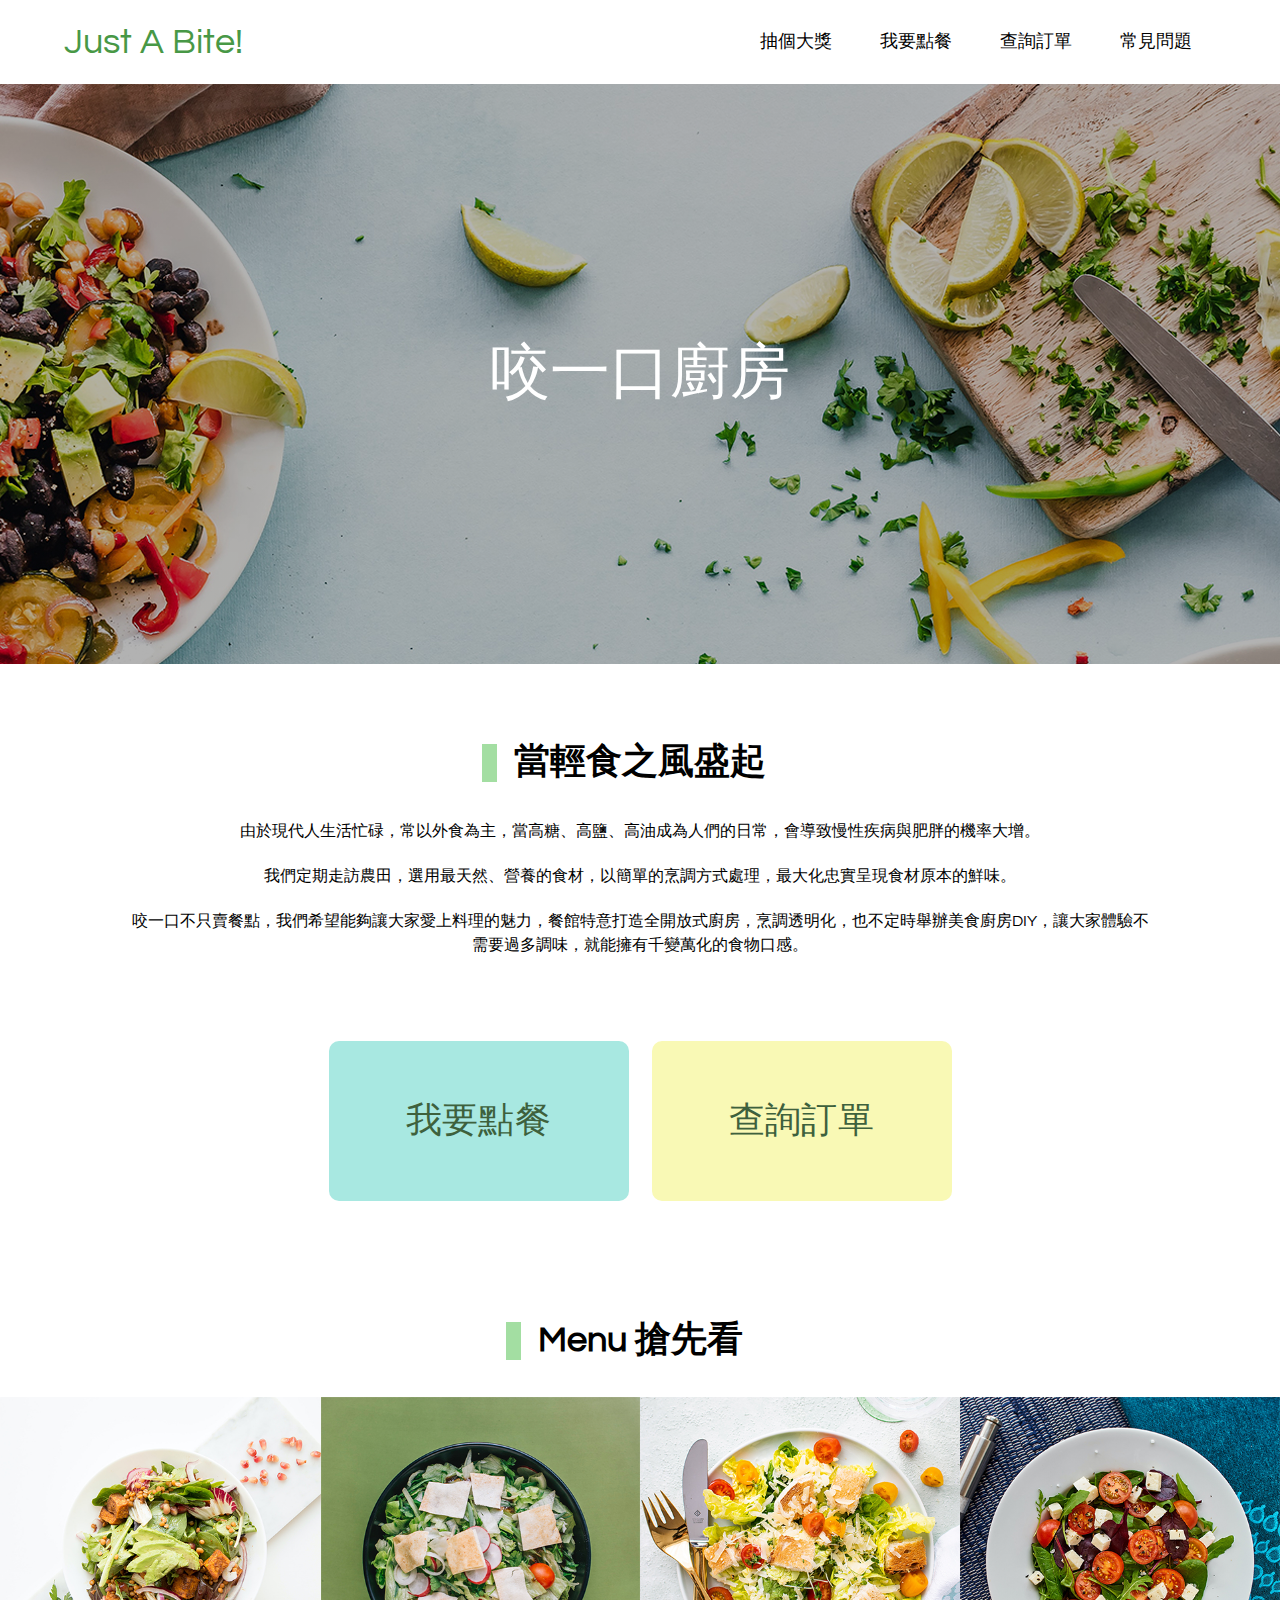
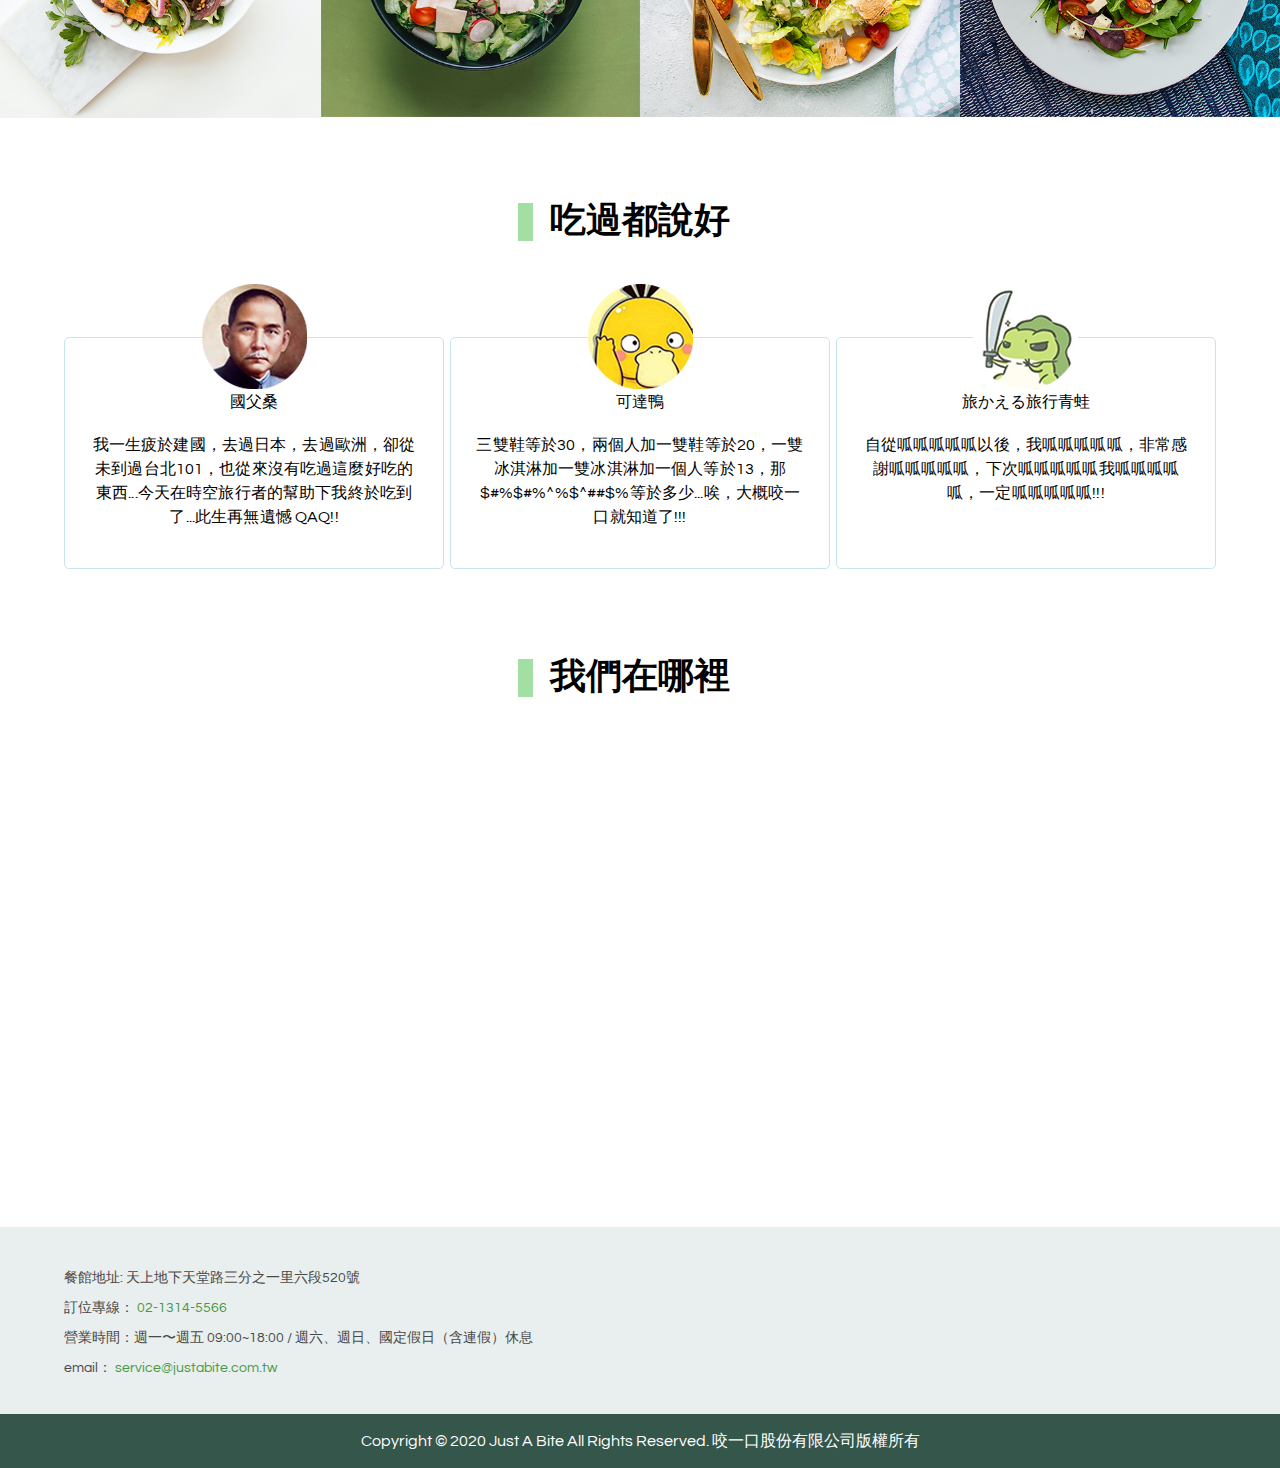
<file: homeworks/week7/hw2/index.html>
<!DOCTYPE html>
<html lang="zh-Hant">
<head>
  <meta charset="UTF-8">
  <meta name="viewport" content="width=device-width, user-scalable=no, initial-scale=1.0, maximum-scale=1.0, minimum-scale=1.0">

  <link rel="stylesheet" href="stylesheets/all.css">
  <link rel="stylesheet" href="https://fonts.googleapis.com/css?family=Questrial">
  <title>SS Just A Bite!</title>
</head>
<body>
  <div class="wrapper">
    <!-- navbar -->
    <section class="navbar container">
      <h2 class="logo">
        <a class="logo-text" href="index.html">Just A Bite!</a>
      </h2>
      <ul class="menu">
        <li><a href="#" class="menu-item">抽個大獎</a></li>
        <li><a href="#" class="menu-item">我要點餐</a></li>
        <li><a href="#" class="menu-item">查詢訂單</a></li>
        <li><a href="faq.html" class="menu-item">常見問題</a></li>
      </ul>

      <a class="ham-icon"></a>
    </section>
    <!-- dropdown-menu -->
    <ul class="dropdown-menu">
      <li><a href="#" class="dropdown-menu-item">抽個大獎</a></li>
      <li><a href="#" class="dropdown-menu-item">我要點餐</a></li>
      <li><a href="#" class="dropdown-menu-item">查詢訂單</a></li>
      <li><a href="faq.html" class="dropdown-menu-item">常見問題</a></li>
    </ul>

    <!-- banner -->
    <header class="banner">
      <h1 class="banner-text">咬一口廚房</h1>
    </header>

    <!-- intro -->
    <section class="intro section-layout">
      <h3 class="index-title">當輕食之風盛起</h3>
      <p class="intro-text">由於現代人生活忙碌，常以外食為主，當高糖、高鹽、高油成為人們的日常，會導致慢性疾病與肥胖的機率大增。</p>
      <p class="intro-text">我們定期走訪農田，選用最天然、營養的食材，以簡單的烹調方式處理，最大化忠實呈現食材原本的鮮味。</p>
      <p class="intro-text">咬一口不只賣餐點，我們希望能夠讓大家愛上料理的魅力，餐館特意打造全開放式廚房，烹調透明化，也不定時舉辦美食廚房DIY，讓大家體驗不需要過多調味，就能擁有千變萬化的食物口感。</p>
      <div class="index-ordering">
        <a href="#" class="order-button">我要點餐</a>
        <a href="#" class="order-button">查詢訂單</a>
      </div>
    </section>

    <!-- menu -->
    <section class="food-menu section-layout">
      <h3 class="index-title">Menu 搶先看</h3>
      <ul class="food-menu-list">
        <li class="food-menu-img"><img src="img/f-001.png"></li>
        <li class="food-menu-img"><img src="img/f-002.png"></li>
        <li class="food-menu-img"><img src="img/f-003.png"></li>
        <li class="food-menu-img"><img src="img/f-004.png"></li>
      </ul>
    </section>

    <!-- review -->
    <section class="review section-layout container">
      <h3 class="index-title review-title">吃過都說好</h3>
      <ul class="review-list">
        <li class="review-list-item">
          <div class="reviewer">
            <img class="reviewer-photo" src="img/p-1.png" alt="man">
            <p class="reviewer-name">國父桑</p>
          </div>
          <p class="review-content">我一生疲於建國，去過日本，去過歐洲，卻從未到過台北101，也從來沒有吃過這麼好吃的東西...今天在時空旅行者的幫助下我終於吃到了...此生再無遺憾 QAQ!!</p>
        </li>
        <li class="review-list-item">
          <div class="reviewer">
            <img class="reviewer-photo" src="img/p-2.png" alt="duck">
            <p class="reviewer-name">可達鴨</p>
          </div>
          <p class="review-content">三雙鞋等於30，兩個人加一雙鞋等於20，一雙冰淇淋加一雙冰淇淋加一個人等於13，那$#%$#%^%$^##$%等於多少...唉，大概咬一口就知道了!!!</p>
        </li>
        <li class="review-list-item">
          <div class="reviewer">
            <img class="reviewer-photo" src="img/p-3.png" alt="frog">
            <p class="reviewer-name">旅かえる旅行青蛙</p>
          </div>
          <p class="review-content">自從呱呱呱呱呱以後，我呱呱呱呱呱，非常感謝呱呱呱呱呱，下次呱呱呱呱呱我呱呱呱呱呱，一定呱呱呱呱呱!!!</p>
        </li>
      </ul>
    </section>

    <!-- map -->
    <section class="map section-layout container">
      <h3 class="index-title">我們在哪裡</h3>
      <iframe
        src="https://www.google.com/maps/embed?pb=!1m14!1m12!1m3!1d3615.0027469618335!2d121.56235021440442!3d25.033980844447473!2m3!1f0!2f0!3f0!3m2!1i1024!2i768!4f13.1!5e0!3m2!1szh-TW!2stw!4v1597153918110!5m2!1szh-TW!2stw"
        width="600" height="450" frameborder="0" style="border:0;" allowfullscreen="" aria-hidden="false" tabindex="0"
        class="google-map">
      </iframe>
    </section>

    <!-- footer -->
    <footer class="footer">
      <div class="container">
        <p class="footer-text">餐館地址: 天上地下天堂路三分之一里六段520號</p>
        <p class="footer-text">訂位專線：
          <a href="tel:02-1314-5566" class="tel-link">02-1314-5566</a>
          </p>
        <p class="footer-text">營業時間：週一〜週五 09:00~18:00 / 週六、週日、國定假日（含連假）休息</p>
        <p class="footer-text">email：
          <a href="mailto:service@justabite.com.tw" target="_blank" class="email-link">service@justabite.com.tw</a>
        </p>
      </div>
      <div class="copyright">
        <p class="copyright-text">Copyright &copy; 2020 Just A Bite All Rights Reserved. 咬一口股份有限公司版權所有</p>
      </div>
    </footer>






  </div>





  <script src="js/all.js"></script>




</body>
</html>
</file>
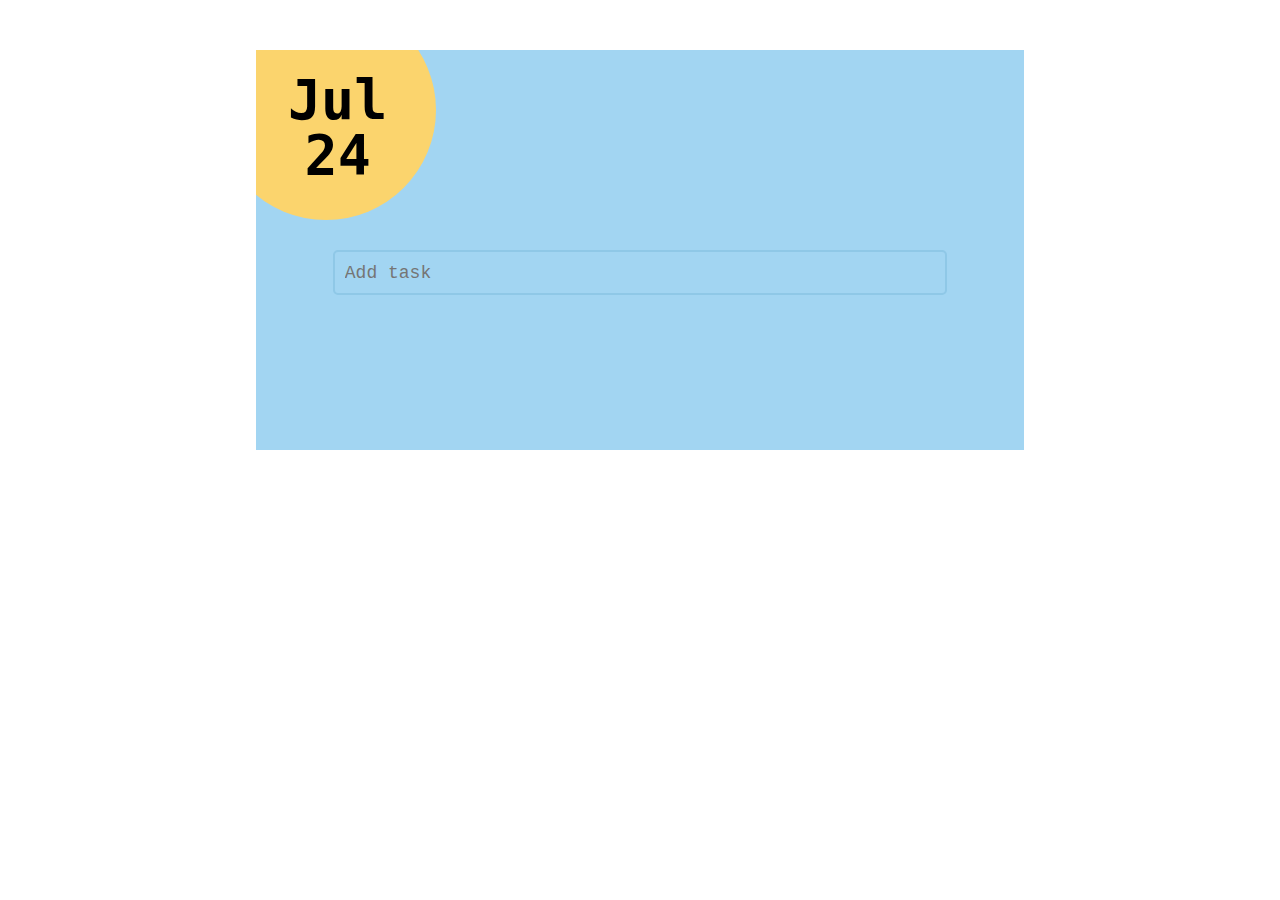
<file: homeworks/week7/hw3/index.html>
<!DOCTYPE html>
<html lang="en">
<head>
  <meta charset="UTF-8">
  <meta name="viewport" content="width=device-width, initial-scale=1.0, maximum-scale=1.0, minimum-scale=1.0">
  <title>SS To Do List</title>

  <link rel="stylesheet" href="stylesheets/all.css">
</head>

<body>
  <div class="wrapper">
    <section class="banner">
      <div class="today-bg">
        <div class="today-block">
          <h2 class="today month">hello</h2>
          <h2 class="today date">world</h2>
        </div>
      </div>
  
    </section>
  
    <section class="add-todo-block">
      <input type="text" class="add-todo" placeholder="Add task">
    </section>
  
    <ul class="todo-block">
      <!-- <li class="todo-item hover-bg">
        <div class="todo-item-check"></div>
        <div class="todo-item-content">work on ajax</div>
        <div class="todo-item-delete"></div>
      </li> -->
    
    </ul>
  
  </div>


  <script src="js/all.js"></script>

</body>

</html>
</file>
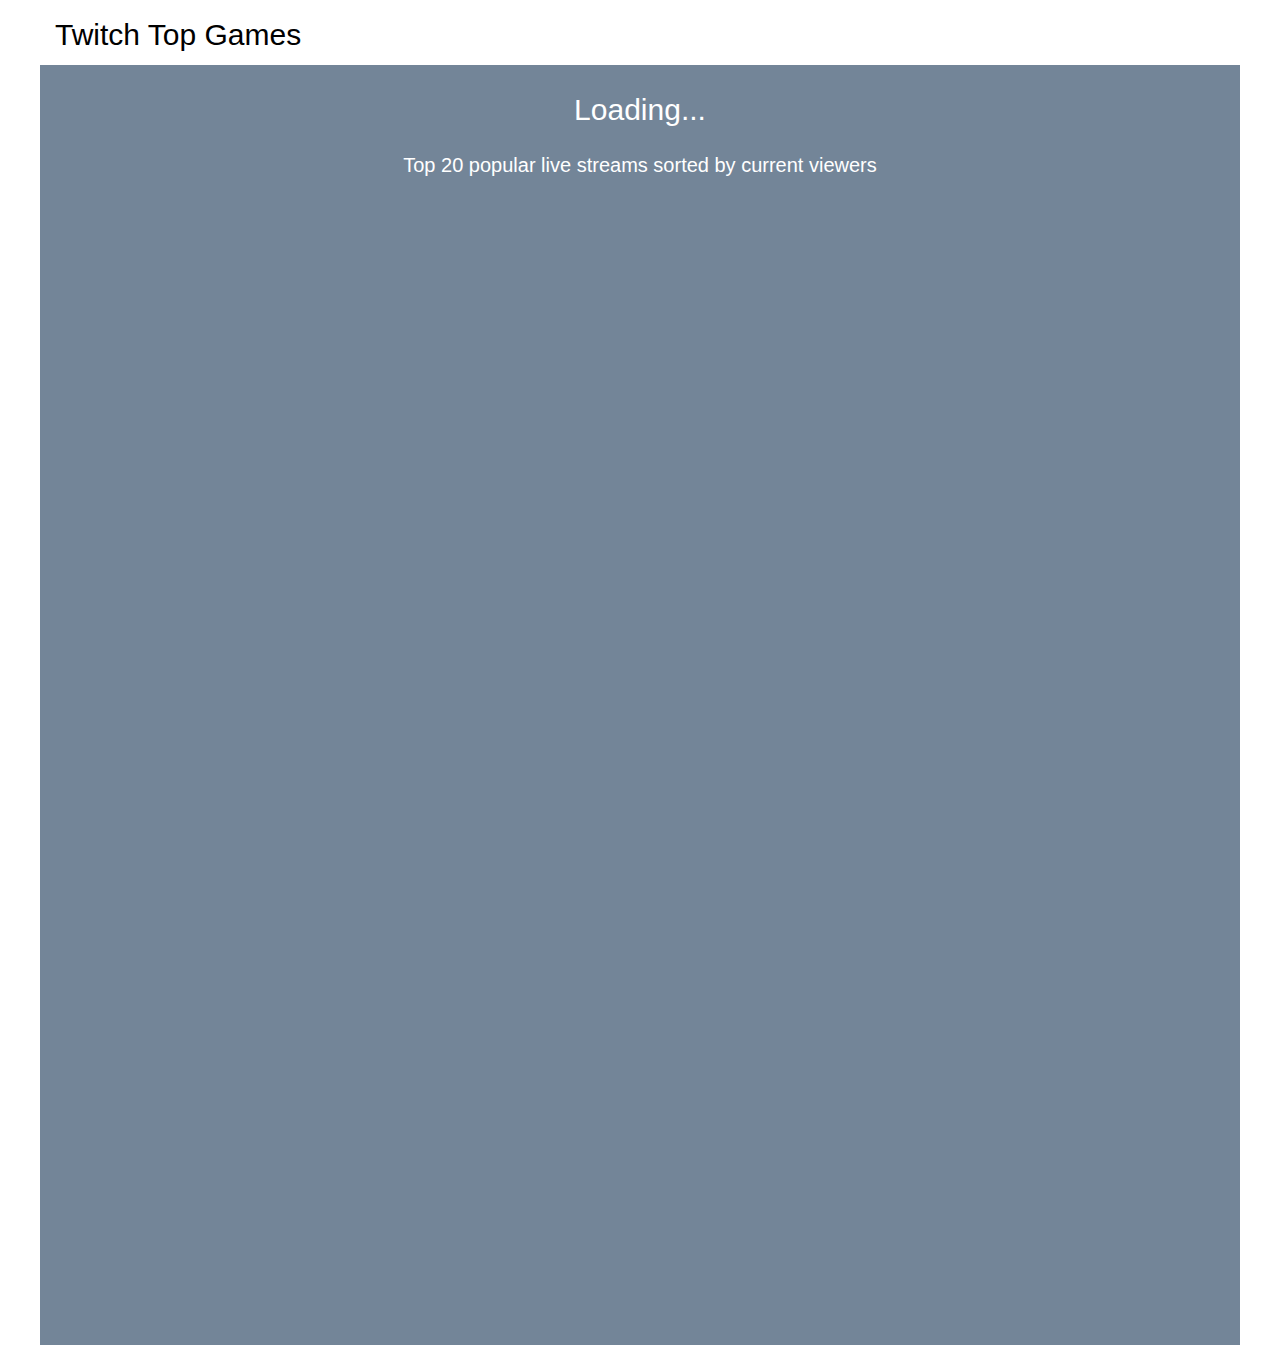
<file: homeworks/week8/hw2/index.html>
<!DOCTYPE html>
<html lang="en">
<head>
  <meta charset="UTF-8">
  <meta name="viewport" content="width=device-width, initial-scale=1.0">

  <link rel="stylesheet" href="stylesheets/all.css">
  <title>Twitch Top Games</title>
</head>
<body>

  <div class="wrapper">
    <nav class="navbar">
      <div class="site-name">Twitch Top Games</div>
      <ul class="games-list">
        <!-- <li class="games-list__item">LOL</li> -->
      </ul>
    </nav>

    <div class="streams-block">
      <h1 class="streams-block__title">Loading...</h1>
      <h2 class="streams-block__text">Top 20 popular live streams sorted by current viewers</h2>
      <ul class="streams-list">

        <!-- <li class="streams-list__item">
          <div class="stream-banner"></div>
          <div class="stream-info">
            <div class="stream-info__logo"></div>
            <div class="stream-info__content">
              <div class="description">sundaysundaysundaysunday</div>
              <div class="name">sunday</div>
            </div>
          </div>
        </li> -->

      </ul>

    </div>
  </div>

  <script src="js/all.js"></script>
  
</body>
</html>
</file>
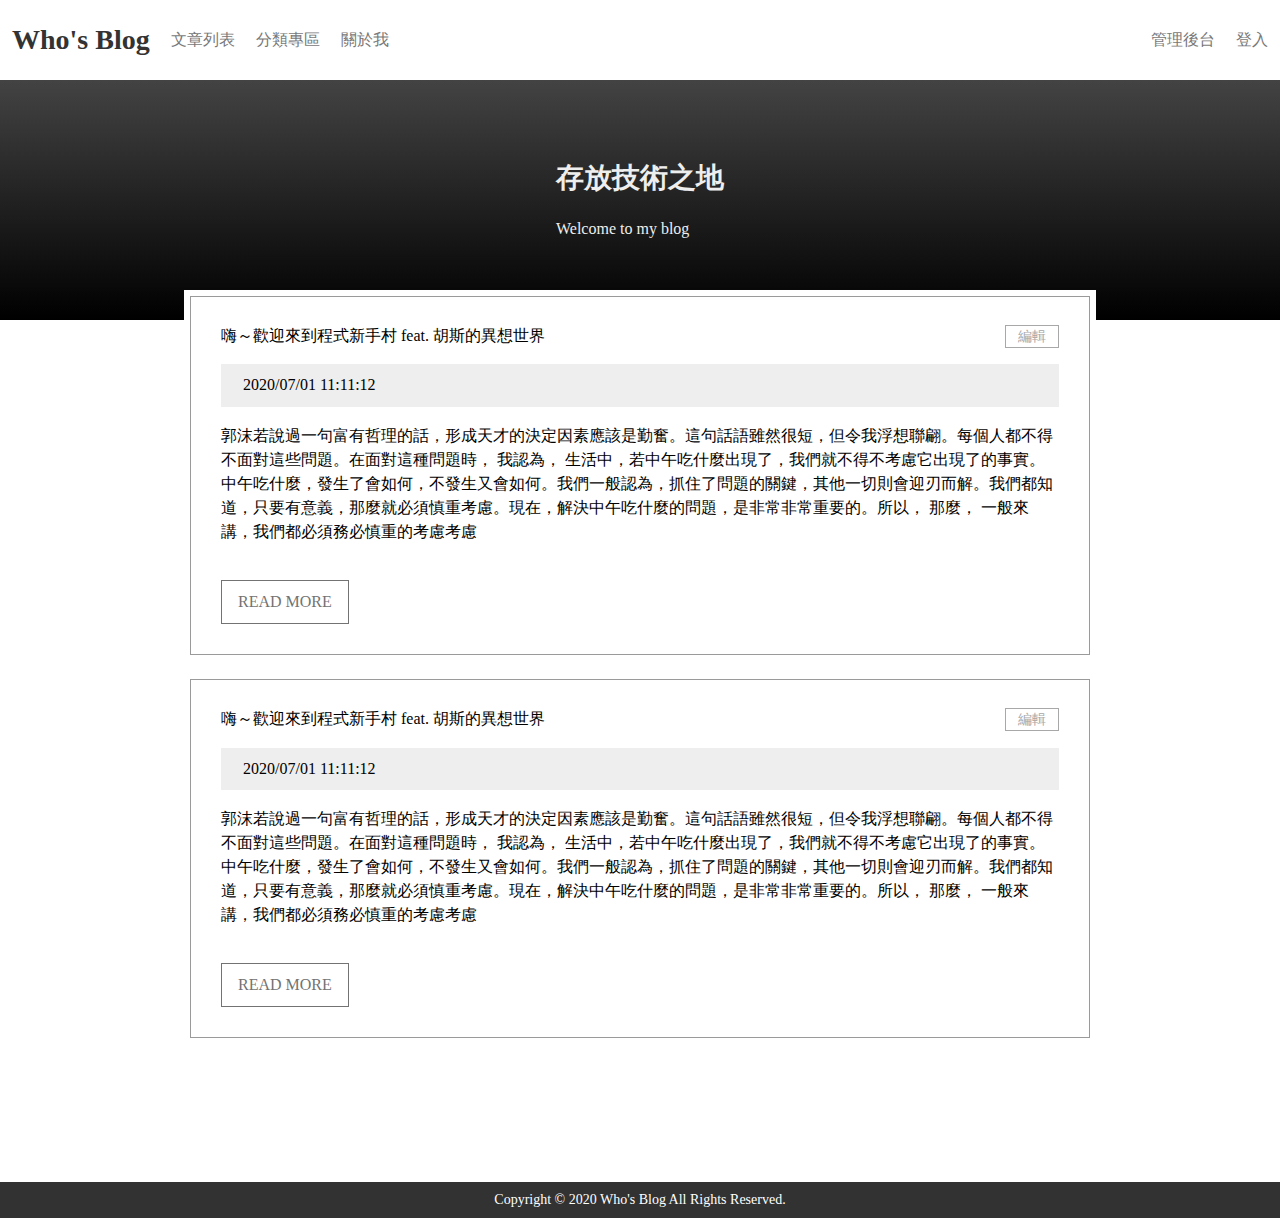
<file: examples/week11/hw2/static/index.html>
<!DOCTYPE html>

<html>
<head>
  <meta charset="utf-8">

  <title>部落格</title>
  <meta name="viewport" content="width=device-width, initial-scale=1">
  <link rel="stylesheet" href="normalize.css" />
  <link rel="stylesheet" href="style.css" />
</head>

<body>
  <nav class="navbar">
    <div class="wrapper navbar__wrapper">
      <div class="navbar__site-name">
        <a href='index.html'>Who's Blog</a>
      </div>
      <ul class="navbar__list">
        <div>
          <li><a href="#">文章列表</a></li>
          <li><a href="#">分類專區</a></li>
          <li><a href="#">關於我</a></li>
        </div>
        <div>
          <li><a href="admin.html">管理後台</a></li>
          <li><a href="login.html">登入</a></li>
        </div>
      </ul>
    </div>
  </nav>
  <section class="banner">
    <div class="banner__wrapper">
      <h1>存放技術之地</h1>
      <div>Welcome to my blog</div>
    </div>
  </section>
  <div class="container-wrapper">
    <div class="posts">
      <article class="post">
        <div class="post__header">
          <div>嗨～歡迎來到程式新手村 feat. 胡斯的異想世界</div>
          <div class="post__actions">
            <a class="post__action" href="edit.html">編輯</a>
          </div>
        </div>
        <div class="post__info">
          2020/07/01 11:11:12
        </div>
        <div class="post__content">郭沫若說過一句富有哲理的話，形成天才的決定因素應該是勤奮。這句話語雖然很短，但令我浮想聯翩。每個人都不得不面對這些問題。在面對這種問題時， 我認為， 生活中，若中午吃什麼出現了，我們就不得不考慮它出現了的事實。中午吃什麼，發生了會如何，不發生又會如何。我們一般認為，抓住了問題的關鍵，其他一切則會迎刃而解。我們都知道，只要有意義，那麼就必須慎重考慮。現在，解決中午吃什麼的問題，是非常非常重要的。所以， 那麼， 一般來講，我們都必須務必慎重的考慮考慮
        </div>
        <a class="btn-read-more" href="blog.html">READ MORE</a>
      </article>
      <article class="post">
        <div class="post__header">
          <div>嗨～歡迎來到程式新手村 feat. 胡斯的異想世界</div>
          <div class="post__actions">
            <a class="post__action" href="#">編輯</a>
          </div>
        </div>
        <div class="post__info">
          2020/07/01 11:11:12
        </div>
        <div class="post__content">郭沫若說過一句富有哲理的話，形成天才的決定因素應該是勤奮。這句話語雖然很短，但令我浮想聯翩。每個人都不得不面對這些問題。在面對這種問題時， 我認為， 生活中，若中午吃什麼出現了，我們就不得不考慮它出現了的事實。中午吃什麼，發生了會如何，不發生又會如何。我們一般認為，抓住了問題的關鍵，其他一切則會迎刃而解。我們都知道，只要有意義，那麼就必須慎重考慮。現在，解決中午吃什麼的問題，是非常非常重要的。所以， 那麼， 一般來講，我們都必須務必慎重的考慮考慮
        </div>
        <a class="btn-read-more">READ MORE</a>
      </article>
    </div>
  </div>
  <footer>Copyright © 2020 Who's Blog All Rights Reserved.</footer>
</body>
</html>
</file>
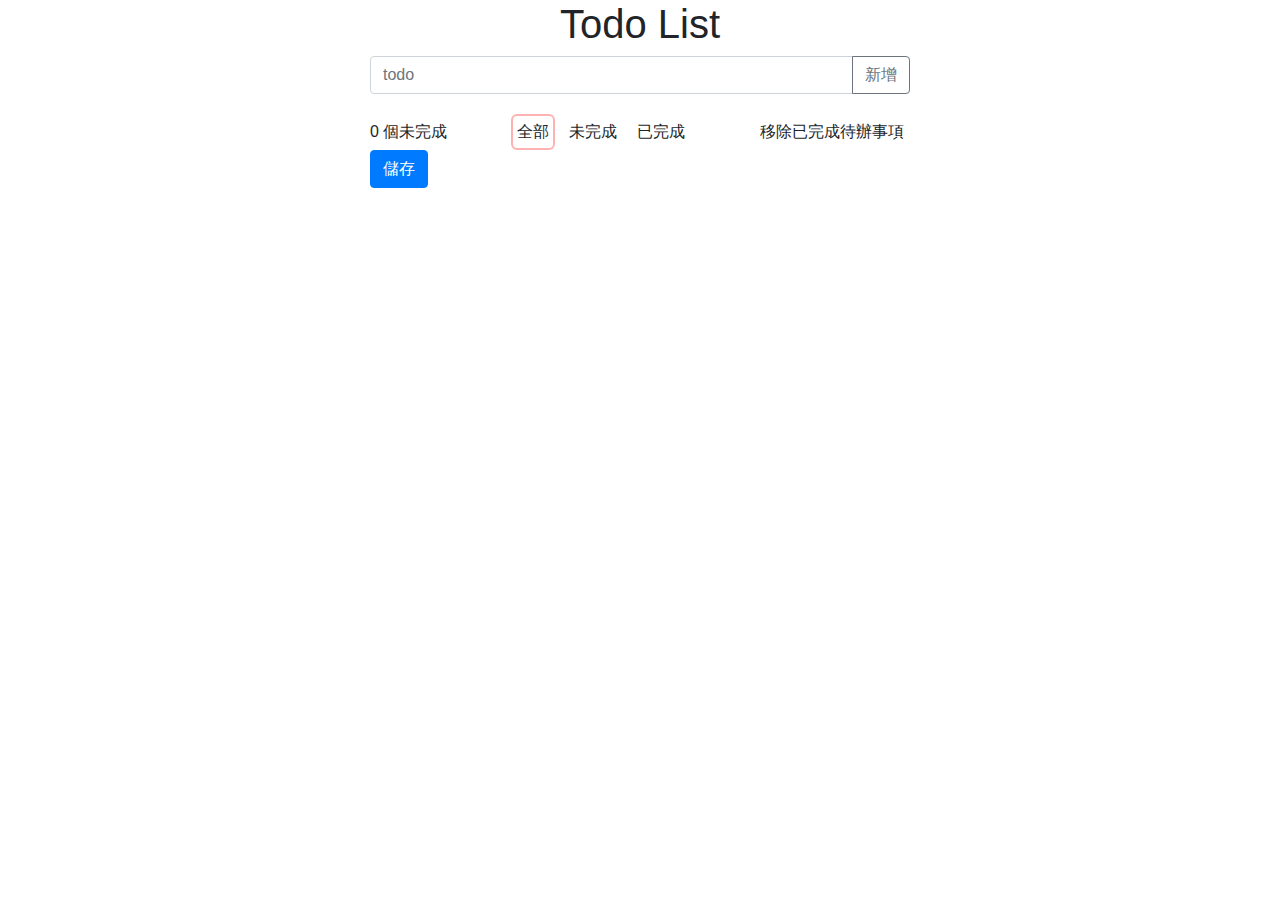
<file: examples/week12/hw2/todo-done.html>
<!DOCTYPE html>

<html>
<head>
  <meta charset="utf-8">

  <title>Week12 Todo List</title>
  <meta name="viewport" content="width=device-width, initial-scale=1">
  <script src="https://code.jquery.com/jquery-3.5.1.js"></script>
  <link rel="stylesheet" href="https://stackpath.bootstrapcdn.com/bootstrap/4.5.2/css/bootstrap.min.css" integrity="sha384-JcKb8q3iqJ61gNV9KGb8thSsNjpSL0n8PARn9HuZOnIxN0hoP+VmmDGMN5t9UJ0Z" crossorigin="anonymous">
  <style>
    .btn-delete {
      opacity: 0;
    }
    .todo:hover .btn-delete {
      opacity: 1;
    }

    input[type=checkbox]:checked ~ label {
      text-decoration: line-through;
      color: rgba(0,0,0,0.3);
    }

    .todo__content-wrapper {
      flex: 1;
    }

    .todo__content {
      display: block;
    }

    .options div, .clear-all {
      cursor: pointer;
      border-radius: 6px;
      padding: 4px;
      border: 2px solid transparent;
    }

    .options div.active {
      border-color: rgba(255, 0, 0, 0.3);
    }

    .options div:hover {
      border-color: rgba(255, 0, 0, 0.5);
    }

    .todo {
      display: flex;
    }

  </style>
</head>

<body>
  <div class="container">
    <div class="row justify-content-center">
      <div class="col-lg-6">
        <h1 class="text-center">Todo List</h1>
        <div class="input-group mb-3">
          <input type="text" class="input-todo form-control" placeholder="todo">
          <div class="input-group-append">
            <button class="btn btn-add btn-outline-secondary" type="button">新增</button>
          </div>
        </div>
        <div class="todos list-group ">
          
        </div>
        <div class="info mt-1 d-flex justify-content-between align-items-center">
          <div><span class="uncomplete-count">0</span> 個未完成</div>
          <div class="options d-flex">
            <div class="active" data-filter="all">全部</div>
            <div class="ml-2" data-filter="uncomplete">未完成</div>
            <div class="ml-2" data-filter="done">已完成</div>
          </div>
          <div class="clear-all">
            移除已完成待辦事項
          </div>
        </div>
        <button type="button" class="btn btn-save btn-primary">儲存</button>

      </div>
    </div>
  </div>
  <script>
    let id = 1;
    let todoCount = 0
    let uncompleteTodoCount = 0

    const template = `<div class="todo list-group-item list-group-item-action justify-content-between align-items-center {todoClass}">
            <div class="todo__content-wrapper custom-control custom-checkbox">
              <input type="checkbox" class="check-todo custom-control-input" id="todo-{id}">
              <label class="todo__content custom-control-label" for="todo-{id}">{content}</label>
            </div>
            <button type="button" class="btn-delete btn btn-danger">刪除</button>
          </div>`


    const searchParams = new URLSearchParams(window.location.search)
    const todoId = searchParams.get('id')

    if (todoId) {
      $.getJSON('http://localhost:8080/huli/be101/todo-api/get_todo.php?id=' + todoId, function(data) {
        const todos = JSON.parse(data.data.todo)
        restoreTodos(todos)
      });
    }

    function restoreTodos(todos) {
      if (todos.length === 0) return
      id = todos[todos.length - 1].id + 1
      for(let i=0; i<todos.length; i++) {
        const todo = todos[i]
        $('.todos').append(
          template
            .replace('{content}', escapeHtml(todo.content))
            .replace(/{id}/g, todo.id)
            .replace('{todoClass}', todo.isDone ? 'checked' : '')
        )
        todoCount++
        if (todo.isDone) {
          $('#todo-' + todo.id).prop('checked', true)
        }
        if (!todo.isDone) {
          uncompleteTodoCount++
        }
      }

      
      updateCounter()
    }

    $('.btn-add').click(() => {
      addTodo()
    })

    $('.input-todo').keydown(e => {
      if (e.key === 'Enter') {
        addTodo()
      }
    })

    $('.todos').on('click', '.btn-delete', (e) => {
      $(e.target).parent().remove();
      todoCount--
      const isChecked = $(e.target).parent().find('.check-todo').is(':checked')
      if (!isChecked) {
        uncompleteTodoCount--
      }
      updateCounter()
    })

    $('.todos').on('change', '.check-todo', (e) => {
      const target = $(e.target)
      const isChecked= target.is(":checked")
      if (isChecked) {
        target.parents('.todo').addClass('checked')
        uncompleteTodoCount--
      } else {
        uncompleteTodoCount++
        target.parents('.todo').removeClass('checked')
      }

      updateCounter()
    })

    $('.clear-all').click(() => {
      todoCount -= $('.todo.checked').length
      $('.todo.checked').remove()
    })

    $('.options').on('click', 'div', e => {
      const target = $(e.target)
      const filter = target.attr('data-filter')
      $('.options div.active').removeClass('active')
      target.addClass('active')
      if (filter === 'all') {
        $('.todo').show()
      } else if (filter === 'uncomplete') {
        $('.todo').show()
        $('.todo.checked').hide()
      } else { // done
        $('.todo').hide()
        $('.todo.checked').show()
      }
    })

    $('.btn-save').click(() => {
      let todos = []
      $('.todo').each((i, element) => {
        const input = $(element).find('.check-todo')
        const label = $(element).find('.todo__content')
        todos.push({
          id: input.attr('id').replace('todo-', ''),
          content: label.text(),
          isDone: $(element).hasClass('checked')
        })
      })
      const data = JSON.stringify(todos)
      $.ajax({
        type: 'POST',
        url: 'http://localhost:8080/huli/be101/todo-api/add_todo.php',
        data: {
          todo: data
        },
        success: function(res) {
          const respId = res.id
          window.location = 'index.html?id=' + respId
        },
        error: function() {
          alert('Erro QQ')
        }
      })
    })

    function updateCounter() {
      $('.uncomplete-count').text(uncompleteTodoCount)
    }


    function addTodo() {
      const value = $('.input-todo').val()
      if (!value) return
      $('.todos').append(
        template
          .replace('{content}', escapeHtml(value))
          .replace(/{id}/g, id)
      )
      id += 1
      todoCount++
      uncompleteTodoCount++
      updateCounter()
      $('.input-todo').val('')
    }

    function escapeHtml(unsafe) {
      return unsafe
           .replace(/&/g, "&amp;")
           .replace(/</g, "&lt;")
           .replace(/>/g, "&gt;")
           .replace(/"/g, "&quot;")
           .replace(/'/g, "&#039;");
    }

  </script>
</body>
</html>
</file>
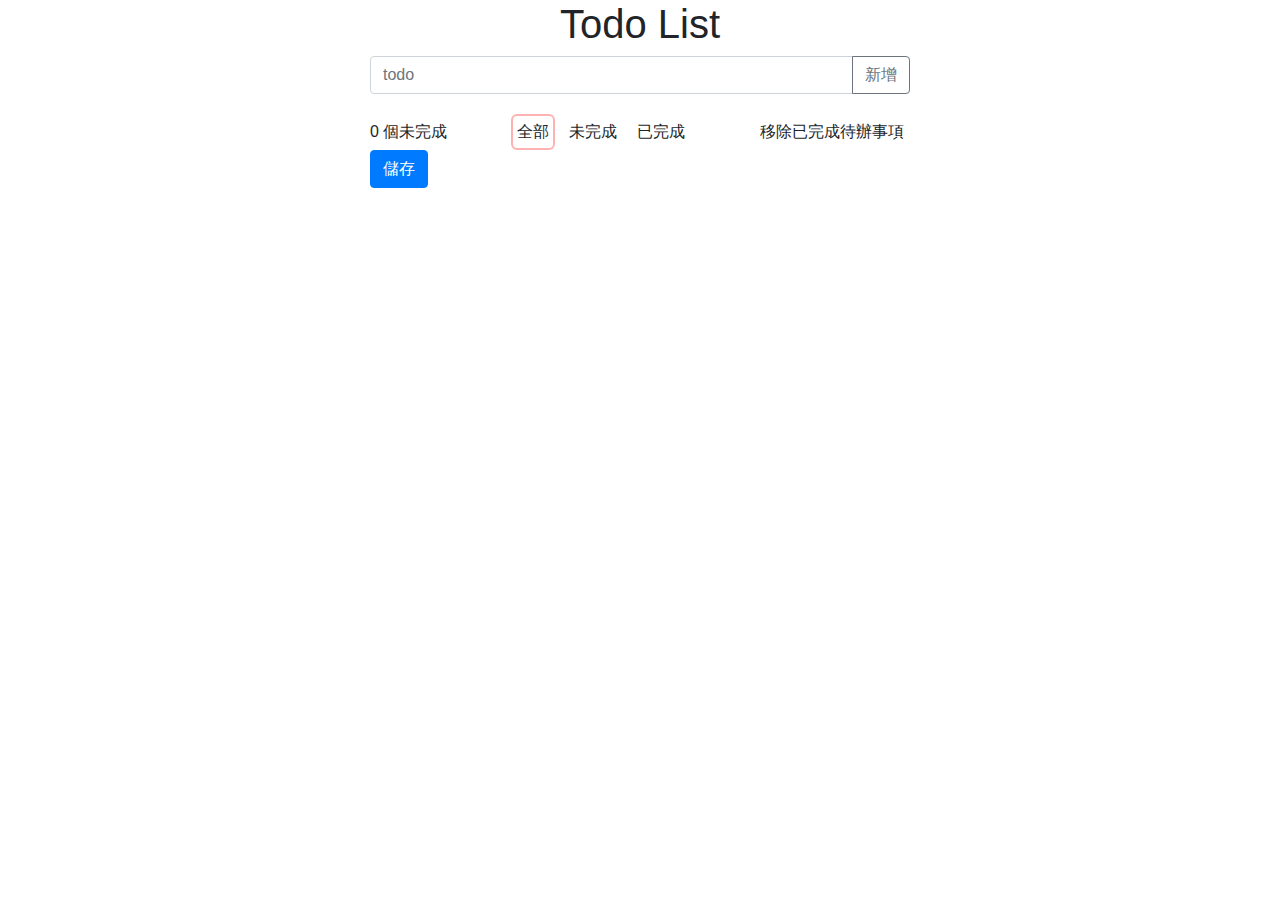
<file: examples/week12/hw2/todo-extract-data.html>
<!DOCTYPE html>

<html>
<head>
  <meta charset="utf-8">

  <title>Week12 Todo List</title>
  <meta name="viewport" content="width=device-width, initial-scale=1">
  <script src="https://code.jquery.com/jquery-3.5.1.js"></script>
  <link rel="stylesheet" href="https://stackpath.bootstrapcdn.com/bootstrap/4.5.2/css/bootstrap.min.css" integrity="sha384-JcKb8q3iqJ61gNV9KGb8thSsNjpSL0n8PARn9HuZOnIxN0hoP+VmmDGMN5t9UJ0Z" crossorigin="anonymous">
  <style>
    .btn-delete {
      opacity: 0;
    }
    .todo:hover .btn-delete {
      opacity: 1;
    }

    input[type=checkbox]:checked ~ label {
      text-decoration: line-through;
      color: rgba(0,0,0,0.3);
    }

    .todo__content-wrapper {
      flex: 1;
    }

    .todo__content {
      display: block;
    }

    .options div, .clear-all {
      cursor: pointer;
      border-radius: 6px;
      padding: 4px;
      border: 2px solid transparent;
    }

    .options div.active {
      border-color: rgba(255, 0, 0, 0.3);
    }

    .options div:hover {
      border-color: rgba(255, 0, 0, 0.5);
    }

    .todo {
      display: flex;
    }

  </style>
</head>

<body>
  <div class="container">
    <div class="row justify-content-center">
      <div class="col-lg-6">
        <h1 class="text-center">Todo List</h1>
        <div class="input-group mb-3">
          <input type="text" class="input-todo form-control" placeholder="todo">
          <div class="input-group-append">
            <button class="btn btn-add btn-outline-secondary" type="button">新增</button>
          </div>
        </div>
        <div class="todos list-group ">
          
        </div>
        <div class="info mt-1 d-flex justify-content-between align-items-center">
          <div><span class="uncomplete-count">0</span> 個未完成</div>
          <div class="options d-flex">
            <div class="active" data-filter="all">全部</div>
            <div class="ml-2" data-filter="uncomplete">未完成</div>
            <div class="ml-2" data-filter="done">已完成</div>
          </div>
          <div class="clear-all">
            移除已完成待辦事項
          </div>
        </div>
        <button type="button" class="btn btn-save btn-primary">儲存</button>

      </div>
    </div>
  </div>
  <script>
    let id = 1;
    let todoCount = 0
    let uncompleteTodoCount = 0

    const template = `<div class="todo list-group-item list-group-item-action justify-content-between align-items-center">
            <div class="todo__content-wrapper custom-control custom-checkbox">
              <input type="checkbox" class="check-todo custom-control-input" id="todo-{id}">
              <label class="todo__content custom-control-label" for="todo-{id}">{content}</label>
            </div>
            <button type="button" class="btn-delete btn btn-danger">刪除</button>
          </div>`

    $('.btn-add').click(() => {
      addTodo()
    })

    $('.input-todo').keydown(e => {
      if (e.key === 'Enter') {
        addTodo()
      }
    })

    $('.todos').on('click', '.btn-delete', (e) => {
      $(e.target).parent().remove();
      todoCount--
      const isChecked = $(e.target).parent().find('.check-todo').is(':checked')
      if (!isChecked) {
        uncompleteTodoCount--
      }
      updateCounter()
    })

    $('.todos').on('change', '.check-todo', (e) => {
      const target = $(e.target)
      const isChecked= target.is(":checked")
      if (isChecked) {
        target.parents('.todo').addClass('checked')
        uncompleteTodoCount--
      } else {
        uncompleteTodoCount++
        target.parents('.todo').removeClass('checked')
      }

      updateCounter()
    })

    $('.clear-all').click(() => {
      todoCount -= $('.todo.checked').length
      $('.todo.checked').remove()
    })

    $('.options').on('click', 'div', e => {
      const target = $(e.target)
      const filter = target.attr('data-filter')
      $('.options div.active').removeClass('active')
      target.addClass('active')
      if (filter === 'all') {
        $('.todo').show()
      } else if (filter === 'uncomplete') {
        $('.todo').show()
        $('.todo.checked').hide()
      } else { // done
        $('.todo').hide()
        $('.todo.checked').show()
      }
    })

    $('.btn-save').click(() => {
      let todos = []
      $('.todo').each((i, element) => {
        const input = $(element).find('.check-todo')
        const label = $(element).find('.todo__content')
        todos.push({
          id: input.attr('id').replace('todo-', ''),
          content: label.text(),
          isDone: $(element).hasClass('checked')
        })
      })
      console.log(JSON.stringify(todos))
    })

    function updateCounter() {
      $('.uncomplete-count').text(uncompleteTodoCount)
    }


    function addTodo() {
      const value = $('.input-todo').val()
      if (!value) return
      $('.todos').append(
        template
          .replace('{content}', escapeHtml(value))
          .replace(/{id}/g, id)
      )
      id += 1
      todoCount++
      uncompleteTodoCount++
      updateCounter()
      $('.input-todo').val('')
    }

    function escapeHtml(unsafe) {
      return unsafe
           .replace(/&/g, "&amp;")
           .replace(/</g, "&lt;")
           .replace(/>/g, "&gt;")
           .replace(/"/g, "&quot;")
           .replace(/'/g, "&#039;");
    }

  </script>
</body>
</html>
</file>
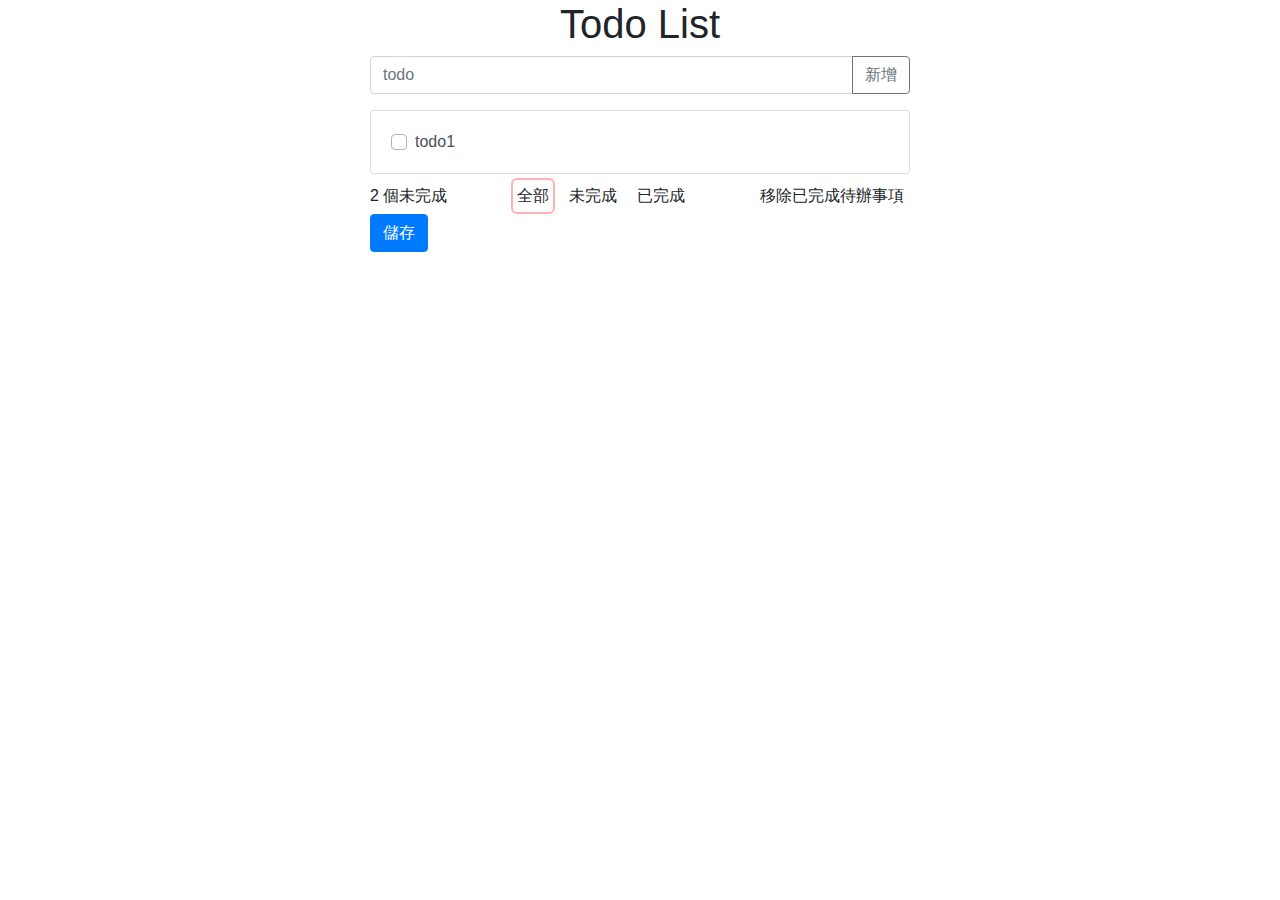
<file: examples/week12/hw2/todo-ui-only.html>
<!DOCTYPE html>

<html>
<head>
  <meta charset="utf-8">

  <title>Week12 Todo List</title>
  <meta name="viewport" content="width=device-width, initial-scale=1">
  <script src="https://code.jquery.com/jquery-3.5.1.js"></script>
  <link rel="stylesheet" href="https://stackpath.bootstrapcdn.com/bootstrap/4.5.2/css/bootstrap.min.css" integrity="sha384-JcKb8q3iqJ61gNV9KGb8thSsNjpSL0n8PARn9HuZOnIxN0hoP+VmmDGMN5t9UJ0Z" crossorigin="anonymous">
  <style>
    .btn-delete {
      opacity: 0;
    }
    .todo:hover .btn-delete {
      opacity: 1;
    }

    input[type=checkbox]:checked ~ label {
      text-decoration: line-through;
      color: rgba(0,0,0,0.3);
    }

    .todo__content-wrapper {
      flex: 1;
    }

    .todo__content {
      display: block;
    }

    .options div, .clear-all {
      cursor: pointer;
      border-radius: 6px;
      padding: 4px;
      border: 2px solid transparent;
    }

    .options div.active {
      border-color: rgba(255, 0, 0, 0.3);
    }

    .options div:hover {
      border-color: rgba(255, 0, 0, 0.5);
    }
  </style>
</head>

<body>
  <div class="container">
    <div class="row justify-content-center">
      <div class="col-lg-6">
        <h1 class="text-center">Todo List</h1>
        <div class="input-group mb-3">
          <input type="text" class="input-todo form-control" placeholder="todo">
          <div class="input-group-append">
            <button class="btn btn-add btn-outline-secondary" type="button">新增</button>
          </div>
        </div>
        <div class="todos list-group ">
          <div class="todo list-group-item list-group-item-action d-flex justify-content-between align-items-center">
            <div class="todo__content-wrapper custom-control custom-checkbox">
              <input type="checkbox" class="custom-control-input" id="todo-1">
              <label class="todo__content custom-control-label" for="todo-1">todo1</label>
            </div>
            <button type="button" class="btn-delete btn btn-danger">刪除</button>
          </div>

        </div>
        <div class="info mt-1 d-flex justify-content-between align-items-center">
          <div>2 個未完成</div>
          <div class="options d-flex">
            <div class="active">全部</div>
            <div class="ml-2">未完成</div>
            <div class="ml-2">已完成</div>
          </div>
          <div class="clear-all">
            移除已完成待辦事項
          </div>
        </div>
        <button type="button" class="btn btn-save btn-primary">儲存</button>

      </div>
    </div>
  </div>
  <script>
    
    function escapeHtml(unsafe) {
      return unsafe
           .replace(/&/g, "&amp;")
           .replace(/</g, "&lt;")
           .replace(/>/g, "&gt;")
           .replace(/"/g, "&quot;")
           .replace(/'/g, "&#039;");
    }

  </script>
</body>
</html>
</file>
<file: homeworks/week12/hw2/style.css>
.wrapper{
  max-width: 700px;
  margin: 0 auto;
}
.page-title{
  text-align: center;
}
.card-body{
  padding: 0.8rem;
}
.form-check{
  height: 38px;
  display: flex;
  align-items: center;
}
.todo-buttons{
  display: none;
}
.todo:hover .todo-buttons{
  display: flex;
}
.btn-edit{
  margin-right: 5px;
}
.todo-counter{
  padding: 5px 0;
}
.filter{
  border: 2px solid transparent;
  display: inline-block;
  padding: 5px;
  text-decoration: none;
  color: #000000;
}
.filter:hover{
  cursor: pointer;
  border-radius: 5px;
  border: 2px solid #eab317;
  text-decoration: none;
  color: #000000;
}
.filter.selected{
  border-radius: 5px;
  border: 2px solid #eab317;
  text-decoration: none;
  color: #000000;
}
.clear-all{
  padding: 5px 0;
}
.btn-clear-all{
  text-decoration: none;
  color: #000000;
}
.btn-clear-all:hover{
  cursor: pointer;
  text-decoration: none;
  color: #eab317;
}
.input-edit-todo{
  height: 63.59px;
}
.finished .todo-content{
  color: rgb(199, 197, 197);
  text-decoration: line-through;
}
.todo.hide{
  display: none;
}
</file>
<file: examples/week11/hw2/static/style.css>
* {
  box-sizing: border-box;
}

.navbar {
  height: 80px;
}

.navbar__site-name {
  font-size: 28px;
  font-weight: bold;
}

.navbar__site-name a {
  text-decoration: none;
  color: #333333;
}

.navbar__list {
  display: flex;
  flex: 1;
  margin: 0;
  padding: 0;
  list-style: none;
  justify-content: space-between;
}

.navbar__list > div {
  display: flex;
}

.navbar__list li {
  margin-left: 21px;
}

.navbar__list a {
  text-decoration: none;
  color: #787878;
  font-size: 16px;
}

.navbar__wrapper {
  display: flex;
  align-items: center;
  height: 100%;
}

.wrapper {
  max-width: 1280px;
  margin: 0 auto;
  padding: 0px 12px;
}

.banner {
  background-image: linear-gradient(to top, #000000, #434343);
  height: 240px;
  color: #eeeeee;
  display: flex;
  align-items: center;
  justify-content: center;
  flex-direction: column;
}

.banner__wrapper > div {
  margin-top: 26px;
}


.banner h1 {
  font-size: 28px;
  margin: 0;
}

.container-wrapper {
  display: flex;
  justify-content: center;
  padding-bottom: 138px;
  min-height: calc(100vh - 350px);
}

.posts, .container {
  background: white;
  padding: 6px;
  display: inline-flex;
  margin: 0 auto;
  margin-top: -30px;
  flex-direction: column;
}

.post {
  width: 900px;
  padding: 30px;
  border: solid 1px #9a9a9a;
}

.post + .post {
  margin-top: 24px;
}

.post__header {
  font-size: 16px;
  display: flex;
  align-items: center;
  justify-content: space-between;
}

.post__action {
  padding: 3px 12px;
  border: solid 1px #a8a8a8;
  color: #a8a8a8;
  text-decoration: none;
  font-size: 14px;
}

.post__info {
  margin-top: 19px;
  padding: 12px 22px;
  background: #eee;
}

.post__content {
  margin-top: 17px;
  white-space: pre-line;
  line-height: 1.5em;
}

.btn-read-more {
  display: inline-block;
  padding: 12px 16px;
  border: solid 1px #737373;
  color: #737373;
  margin-top: 36px;
  text-decoration: none;
}

.login-wrapper {
  margin: 0 auto;
  border: solid 1px #000000;
  width: 527px;
  display: flex;
  flex-direction: column;
  align-items: center;
  padding: 62px 72px;
  margin-top: -30px;
  background: white;
}

.login-wrapper form {
  width: 100%;
}

.login-wrapper input {
  width: 100%;
}

.input__field {
  margin-top: 16px;
  height: 40px;
}

.login-wrapper input[type=submit] {
  height: 56px;
  background-image: linear-gradient(to top, #000000, #434343);
  color: white;
  margin-top: 73px;
}

.login-wrapper h2 {
  font-size: 32px;
  font-weight: normal;
}

.input__wrapper + .input__wrapper {
  margin-top: 23px;
}

.input__label {
  font-size: 14px;
  margin-left: 21px;
}

.edit-post {
  width: 900px;
  padding: 30px;
  border: solid 1px #9a9a9a;
}

.edit-post__title {
  font-size: 20px;
}

.edit-post__input-wrapper {
  width: 100%;
  margin-top: 28px;
}

.edit-post__input-wrapper input, .edit-post__input-wrapper textarea {
  width: 100%;
  padding: 6px;
}

.edit-post__btn-wrapper {
  text-align: right;
}

.edit-post__btn {
  display: inline-block;
  padding: 10px 39px;
  border: solid 1px #737373;
  color: #737373;
  cursor: pointer;
  margin-top: 25px;
}

.admin-post {
  padding: 24px 0px;
  display: flex;
  justify-content: space-between;
  align-items: center;
  border-bottom: 1px solid #9a9a9a;
  font-size: 14px;
  width: 920px;
}

.admin-post__title {
  font-size: 16px;
  margin-left: 16px;
}

.admin-post__info {
  display: flex;
  align-items: center;
  margin-left: 12px;
}

.admin-post__created-at {
  color: #8f8f8f;
}

.admin-post__btn {
  padding: 4px 8px;
  border: 1px solid #a8a8a8;
  color: #a8a8a8;
  cursor: pointer;
  margin-left: 8px;
  text-decoration: none;
}

.admin-post__btn:last-child {
  margin-right: 16px;
}

footer {
  padding: 10px 0px;
  background-color: #323232;
  font-size: 14px;
  color: white;
  text-align: center;
}
</file>
<file: homeworks/week13/hw3/stylesheets/all.css>
/* http://meyerweb.com/eric/tools/css/reset/ 
   v2.0 | 20110126
   License: none (public domain)
*/
html, body, div, span, applet, object, iframe,
h1, h2, h3, h4, h5, h6, p, blockquote, pre,
a, abbr, acronym, address, big, cite, code,
del, dfn, em, img, ins, kbd, q, s, samp,
small, strike, strong, sub, sup, tt, var,
b, u, i, center,
dl, dt, dd, ol, ul, li,
fieldset, form, label, legend,
table, caption, tbody, tfoot, thead, tr, th, td,
article, aside, canvas, details, embed,
figure, figcaption, footer, header, hgroup,
menu, nav, output, ruby, section, summary,
time, mark, audio, video {
  margin: 0;
  padding: 0;
  border: 0;
  font-size: 100%;
  font: inherit;
  vertical-align: baseline;
}

/* HTML5 display-role reset for older browsers */
article, aside, details, figcaption, figure,
footer, header, hgroup, menu, nav, section {
  display: block;
}

body {
  line-height: 1;
}

ol, ul {
  list-style: none;
}

blockquote, q {
  quotes: none;
}

blockquote:before, blockquote:after,
q:before, q:after {
  content: '';
  content: none;
}

table {
  border-collapse: collapse;
  border-spacing: 0;
}

*, *::before, *::after {
  -webkit-box-sizing: border-box;
          box-sizing: border-box;
}

img {
  max-width: 100%;
  height: auto;
}

html, body {
  font-family: -apple-system, BlinkMacSystemFont, "Segoe UI", "Microsoft JhengHei", Roboto, "Helvetica Neue", Arial, sans-serif;
}

.wrapper {
  max-width: 1200px;
  margin: 0 auto;
}

.navbar {
  display: -webkit-box;
  display: -ms-flexbox;
  display: flex;
  -webkit-box-pack: justify;
      -ms-flex-pack: justify;
          justify-content: space-between;
  padding: 20px 15px 15px;
}

.site-name {
  font-size: 30px;
}

.games-list {
  display: -webkit-box;
  display: -ms-flexbox;
  display: flex;
}

.games-list__item {
  padding: 0 15px;
  line-height: 30px;
  -webkit-transition: all 0.3s;
  transition: all 0.3s;
}

.games-list__item:hover {
  cursor: pointer;
  background-color: #3c415e;
  color: #ffffff;
}

.streams-block {
  background-color: #738598;
  color: #ffffff;
  display: -webkit-box;
  display: -ms-flexbox;
  display: flex;
  -webkit-box-orient: vertical;
  -webkit-box-direction: normal;
      -ms-flex-direction: column;
          flex-direction: column;
  -webkit-box-align: center;
      -ms-flex-align: center;
          align-items: center;
  padding: 30px 0;
  min-height: 100vw;
}

.streams-block__title {
  font-size: 30px;
  margin-bottom: 30px;
}

.streams-block__text {
  font-size: 20px;
  margin-bottom: 30px;
}

.streams-list {
  width: 75%;
  display: -webkit-box;
  display: -ms-flexbox;
  display: flex;
  -ms-flex-wrap: wrap;
      flex-wrap: wrap;
}

.streams-list__item {
  width: 30%;
  height: 200px;
  border: 1px solid #3c415e;
  display: -webkit-box;
  display: -ms-flexbox;
  display: flex;
  -webkit-box-orient: vertical;
  -webkit-box-direction: normal;
      -ms-flex-direction: column;
          flex-direction: column;
  margin: 0 0.7% 15px 0.7%;
  -webkit-transition: all 0.3s;
  transition: all 0.3s;
}

.streams-list__item:hover {
  -webkit-transform: scale(1.03);
          transform: scale(1.03);
  -webkit-box-shadow: 0px 2px 5px 4px rgba(0, 0, 0, 0.3);
          box-shadow: 0px 2px 5px 4px rgba(0, 0, 0, 0.3);
}

.stream-image {
  -webkit-box-flex: 1;
      -ms-flex-positive: 1;
          flex-grow: 1;
  background-size: cover;
  background-position: center center;
  background-repeat: no-repeat;
}

.stream-info {
  display: -webkit-box;
  display: -ms-flexbox;
  display: flex;
  background-color: #3c415e;
  padding: 8px;
  height: 60px;
}

.stream-info__logo {
  width: 50px;
  height: 50px;
  margin-right: 4%;
  border-radius: 50%;
  background-size: cover;
  background-position: center center;
  background-repeat: no-repeat;
}

.stream-info__content {
  width: 76%;
}

.status {
  margin-bottom: 10px;
  font-size: 18px;
  white-space: nowrap;
  overflow: hidden;
  text-overflow: ellipsis;
}

.name {
  font-size: 14px;
}
/*# sourceMappingURL=all.css.map */
</file>
<file: homeworks/week6/hw1/stylesheets/all.css>
/* http://meyerweb.com/eric/tools/css/reset/ 
   v2.0 | 20110126
   License: none (public domain)
*/
html, body, div, span, applet, object, iframe,
h1, h2, h3, h4, h5, h6, p, blockquote, pre,
a, abbr, acronym, address, big, cite, code,
del, dfn, em, img, ins, kbd, q, s, samp,
small, strike, strong, sub, sup, tt, var,
b, u, i, center,
dl, dt, dd, ol, ul, li,
fieldset, form, label, legend,
table, caption, tbody, tfoot, thead, tr, th, td,
article, aside, canvas, details, embed,
figure, figcaption, footer, header, hgroup,
menu, nav, output, ruby, section, summary,
time, mark, audio, video {
  margin: 0;
  padding: 0;
  border: 0;
  font-size: 100%;
  font: inherit;
  vertical-align: baseline;
}

/* HTML5 display-role reset for older browsers */
article, aside, details, figcaption, figure,
footer, header, hgroup, menu, nav, section {
  display: block;
}

body {
  line-height: 1;
}

ol, ul {
  list-style: none;
}

blockquote, q {
  quotes: none;
}

blockquote:before, blockquote:after,
q:before, q:after {
  content: '';
  content: none;
}

table {
  border-collapse: collapse;
  border-spacing: 0;
}

*, *::before, *::after {
  -webkit-box-sizing: border-box;
          box-sizing: border-box;
}

img {
  max-width: 100%;
  height: auto;
}

html, body {
  font-family: Questrial, "Microsoft JhengHei", -apple-system, BlinkMacSystemFont, "Segoe UI", Roboto, "Helvetica Neue", Arial, sans-serif;
  font-size: 16px;
}

a {
  text-decoration: none;
}

.container {
  max-width: 90%;
  margin: 0 auto;
}

.navbar {
  height: 84px;
  position: relative;
}

.logo {
  position: absolute;
  top: 50%;
  left: 0;
  -webkit-transform: translateY(-50%);
          transform: translateY(-50%);
  z-index: 2;
}

@media (max-width: 768px) {
  .logo {
    width: 80%;
    text-align: center;
    left: 50%;
    -webkit-transform: translate(-50%, -50%);
            transform: translate(-50%, -50%);
  }
}

.logo-text {
  display: inline-block;
  font-size: 2.25rem;
  color: #489846;
}

.menu {
  display: -webkit-box;
  display: -ms-flexbox;
  display: flex;
  position: absolute;
  top: 50%;
  right: 0;
  -webkit-transform: translateY(-50%);
          transform: translateY(-50%);
}

@media (max-width: 768px) {
  .menu {
    display: none;
  }
}

.menu-item {
  display: block;
  font-size: 1.125rem;
  color: #010101;
  width: 120px;
  height: 44px;
  text-align: center;
  line-height: 44px;
  border-radius: 8px;
  -webkit-transition: all 0.3s;
  transition: all 0.3s;
}

.menu-item:hover {
  color: #fefefe;
  background-color: #ff7286;
}

.ham-icon {
  display: none;
  position: absolute;
  top: 42%;
  left: 0;
}

@media (max-width: 768px) {
  .ham-icon {
    display: inline-block;
    z-index: 2;
  }
  .ham-icon:hover {
    cursor: pointer;
  }
}

.ham-icon::before {
  content: "";
  position: absolute;
  top: 0;
  width: 30px;
  height: 8px;
  border-top: 2px solid #489846;
  border-bottom: 2px solid #489846;
  -webkit-transition: all 0.5s;
  transition: all 0.5s;
}

.ham-icon::after {
  content: "";
  position: absolute;
  top: 12px;
  width: 30px;
  border-top: 2px solid #489846;
  -webkit-transition: all 0.5s;
  transition: all 0.5s;
}

.ham-icon.active::before {
  border-bottom: none;
  -webkit-transform: rotate(45deg);
          transform: rotate(45deg);
}

.ham-icon.active::after {
  top: 1px;
  -webkit-transform: rotate(-45deg);
          transform: rotate(-45deg);
}

.dropdown-menu {
  position: absolute;
  top: 0;
  background-color: white;
  width: 100%;
  padding: 100px 0px 70px;
  left: -100%;
  -webkit-transition: all 0.5s;
  transition: all 0.5s;
}

.dropdown-menu.active {
  left: 0;
}

.dropdown-menu-item {
  display: block;
  font-size: 1.125rem;
  color: #010101;
  width: 100%;
  height: 60px;
  text-align: center;
  line-height: 44px;
  margin: 0 auto;
}

.banner {
  height: 580px;
  background-image: -webkit-gradient(linear, left top, left bottom, from(rgba(0, 0, 0, 0.3)), to(rgba(0, 0, 0, 0.3))), url(../img/2.png);
  background-image: linear-gradient(rgba(0, 0, 0, 0.3), rgba(0, 0, 0, 0.3)), url(../img/2.png);
  background-position: center center;
  background-size: cover;
  display: -webkit-box;
  display: -ms-flexbox;
  display: flex;
  -webkit-box-pack: center;
      -ms-flex-pack: center;
          justify-content: center;
  -webkit-box-align: center;
      -ms-flex-align: center;
          align-items: center;
  margin-bottom: 80px;
}

.banner .banner-text {
  color: #ffffff;
  font-size: 3.75rem;
}

.index-title {
  font-size: 2.25rem;
  color: #000000;
  font-weight: bold;
  margin-bottom: 39px;
  margin-left: auto;
  margin-right: auto;
  position: relative;
}

.index-title::before {
  content: "";
  width: 15px;
  height: 38px;
  background-color: #a3dea2;
  display: inline-block;
  position: absolute;
  top: 0;
  bottom: 0;
  left: -32px;
}

@media (max-width: 768px) {
  .index-title {
    font-size: 2rem;
  }
}

.section-layout {
  display: -webkit-box;
  display: -ms-flexbox;
  display: flex;
  -webkit-box-orient: vertical;
  -webkit-box-direction: normal;
      -ms-flex-direction: column;
          flex-direction: column;
  -webkit-box-align: center;
      -ms-flex-align: center;
          align-items: center;
}

.intro {
  margin-bottom: 121px;
  padding: 0 10%;
}

.intro-text {
  line-height: 1.5;
  color: #000000;
  font-size: 1rem;
  text-align: center;
}

.intro-text:nth-child(2), .intro-text:nth-child(3) {
  margin-bottom: 21px;
}

.index-ordering {
  margin-top: 84px;
  display: -webkit-box;
  display: -ms-flexbox;
  display: flex;
}

@media (max-width: 768px) {
  .index-ordering {
    -webkit-box-orient: vertical;
    -webkit-box-direction: normal;
        -ms-flex-direction: column;
            flex-direction: column;
  }
}

.order-button {
  display: block;
  width: 300px;
  height: 160px;
  font-size: 2.25rem;
  letter-spacing: 0.32px;
  color: #3e613d;
  border-radius: 10px;
  text-align: center;
  line-height: 160px;
  -webkit-transition: all 0.5s;
  transition: all 0.5s;
}

.order-button:nth-child(1) {
  background-color: #a8e8e1;
  margin-right: 11.5px;
}

@media (max-width: 768px) {
  .order-button:nth-child(1) {
    margin-right: 0;
    margin-bottom: 12px;
  }
}

.order-button:nth-child(1):hover {
  background-color: #97d0ca;
}

.order-button:nth-child(2) {
  background-color: #f9f9b5;
  margin-left: 11.5px;
}

@media (max-width: 768px) {
  .order-button:nth-child(2) {
    margin-left: 0;
  }
}

.order-button:nth-child(2):hover {
  background-color: #e2e2a5;
}

.food-menu {
  margin-bottom: 82px;
}

.food-menu-list {
  display: -webkit-box;
  display: -ms-flexbox;
  display: flex;
}

@media (max-width: 768px) {
  .food-menu-list {
    -webkit-box-orient: vertical;
    -webkit-box-direction: normal;
        -ms-flex-direction: column;
            flex-direction: column;
  }
}

.review {
  margin-bottom: 90px;
}

.review-title {
  margin-bottom: 98px;
}

.review-list {
  display: -webkit-box;
  display: -ms-flexbox;
  display: flex;
  -webkit-box-pack: justify;
      -ms-flex-pack: justify;
          justify-content: space-between;
  width: 100%;
}

@media (max-width: 768px) {
  .review-list {
    -webkit-box-orient: vertical;
    -webkit-box-direction: normal;
        -ms-flex-direction: column;
            flex-direction: column;
    -webkit-box-align: center;
        -ms-flex-align: center;
            align-items: center;
  }
}

.review-list-item {
  width: 33%;
  border: 1px solid #c7e5ec;
  border-radius: 5px;
  padding-bottom: 39px;
}

@media (max-width: 768px) {
  .review-list-item {
    width: 90%;
  }
}

@media (max-width: 768px) {
  .review-list-item:nth-child(1), .review-list-item:nth-child(2) {
    margin-bottom: 90px;
  }
}

.reviewer {
  display: -webkit-box;
  display: -ms-flexbox;
  display: flex;
  -webkit-box-orient: vertical;
  -webkit-box-direction: normal;
      -ms-flex-direction: column;
          flex-direction: column;
  -webkit-box-align: center;
      -ms-flex-align: center;
          align-items: center;
  margin-top: -54px;
  margin-bottom: 23px;
}

.reviewer .reviewer-photo {
  width: 105px;
  height: 105px;
  margin-bottom: 5px;
}

.review-content {
  margin: 0 24px;
  text-align: center;
  letter-spacing: 0.14px;
  color: #000000;
  font-size: 1rem;
  line-height: 1.5;
}

.map {
  margin-bottom: 43px;
}

.map .google-map {
  width: 100%;
}

.footer {
  padding-top: 44px;
  background-color: #e8efee;
}

.footer .footer-text {
  color: #484848;
  font-size: 0.875rem;
}

@media (max-width: 768px) {
  .footer .footer-text {
    font-size: 0.8rem;
  }
}

.footer .footer-text:nth-child(1), .footer .footer-text:nth-child(2), .footer .footer-text:nth-child(3) {
  margin-bottom: 16px;
}

.footer .footer-text:nth-child(4) {
  margin-bottom: 39px;
}

.footer .tel-link, .footer .email-link {
  text-decoration: none;
  color: #489846;
}

.footer .copyright {
  background-color: #35564b;
  padding: 15px 20px;
}

.footer .copyright-text {
  color: #ffffff;
  font-size: 1rem;
  text-align: center;
  line-height: 1.5;
}

@media (max-width: 768px) {
  .footer .copyright-text {
    font-size: 0.85rem;
  }
}
/*# sourceMappingURL=all.css.map */
</file>
<file: homeworks/week6/hw2/stylesheets/all.css>
/* http://meyerweb.com/eric/tools/css/reset/ 
   v2.0 | 20110126
   License: none (public domain)
*/
html, body, div, span, applet, object, iframe,
h1, h2, h3, h4, h5, h6, p, blockquote, pre,
a, abbr, acronym, address, big, cite, code,
del, dfn, em, img, ins, kbd, q, s, samp,
small, strike, strong, sub, sup, tt, var,
b, u, i, center,
dl, dt, dd, ol, ul, li,
fieldset, form, label, legend,
table, caption, tbody, tfoot, thead, tr, th, td,
article, aside, canvas, details, embed,
figure, figcaption, footer, header, hgroup,
menu, nav, output, ruby, section, summary,
time, mark, audio, video {
  margin: 0;
  padding: 0;
  border: 0;
  font-size: 100%;
  font: inherit;
  vertical-align: baseline;
}

/* HTML5 display-role reset for older browsers */
article, aside, details, figcaption, figure,
footer, header, hgroup, menu, nav, section {
  display: block;
}

body {
  line-height: 1;
}

ol, ul {
  list-style: none;
}

blockquote, q {
  quotes: none;
}

blockquote:before, blockquote:after,
q:before, q:after {
  content: '';
  content: none;
}

table {
  border-collapse: collapse;
  border-spacing: 0;
}

*, *::before, *::after {
  -webkit-box-sizing: border-box;
          box-sizing: border-box;
}

img {
  max-width: 100%;
  height: auto;
}

html, body {
  font-family: -apple-system, BlinkMacSystemFont, "Segoe UI", "Microsoft JhengHei", Roboto, "Helvetica Neue", Arial, sans-serif;
}

p {
  line-height: 1.5;
}

.wrapper {
  padding-top: 121px;
}

.form-wrapper {
  max-width: 645px;
  margin: 0 auto 66px;
  -webkit-box-shadow: 1.8px 2.4px 5px 0 rgba(0, 0, 0, 0.3);
          box-shadow: 1.8px 2.4px 5px 0 rgba(0, 0, 0, 0.3);
}

@media (max-width: 768px) {
  .form-wrapper {
    width: 90%;
  }
}

.form-content {
  padding: 0 42px 35px;
}

@media (max-width: 768px) {
  .form-content {
    padding: 0 20px 35px;
  }
}

.top-border {
  width: 100%;
  height: 8px;
  background-color: #fad312;
  margin-bottom: 54px;
}

.header {
  margin-bottom: 55px;
}

.event-title {
  font-size: 36px;
  font-weight: bold;
  letter-spacing: -1.8px;
  color: #000000;
  margin-bottom: 35px;
}

.header-info {
  font-size: 14px;
  color: #000000;
}

@media (max-width: 768px) {
  .header-info {
    font-size: 13px;
  }
}

.header-info:nth-child(2) {
  margin-bottom: 11px;
}

.header-info:nth-child(3) {
  margin-bottom: 22px;
}

.required {
  font-size: 16px;
  color: #e74149;
}

.register-form {
  display: -webkit-box;
  display: -ms-flexbox;
  display: flex;
  -webkit-box-orient: vertical;
  -webkit-box-direction: normal;
      -ms-flex-direction: column;
          flex-direction: column;
  margin-bottom: 21px;
}

.label-text {
  font-size: 20px;
  color: #000000;
  margin-bottom: 20px;
}

.label-star {
  font-size: 20px;
  color: #e74149;
}

.input-box {
  width: 287px;
  padding: 5px;
  font-size: 16px;
  margin-bottom: 49px;
}

@media (max-width: 768px) {
  .input-box {
    width: 90%;
  }
}

.type:nth-of-type(1) {
  margin-bottom: 23px;
}

.type:nth-of-type(2) {
  margin-bottom: 51px;
}

.other-label {
  margin-bottom: 12px;
}

.other-info {
  font-size: 14px;
  color: #000000;
  margin-bottom: 24px;
}

.submit-button {
  background-color: #fad312;
  color: #000000;
  border-radius: 3px;
  width: 92px;
  padding: 13px;
  font-size: 15px;
  border: none;
  -webkit-transition: all 0.3s;
  transition: all 0.3s;
}

.submit-button:hover {
  background-color: #d8bb2a;
  color: white;
}

.footer {
  background-color: #000000;
  border-top: 3px solid #fad312;
  padding: 26px 0 21px 0;
}

.footer .footer-text {
  font-size: 13px;
  color: #999999;
  text-align: center;
}
/*# sourceMappingURL=all.css.map */
</file>
<file: homeworks/week7/hw1/stylesheets/all.css>
/* http://meyerweb.com/eric/tools/css/reset/ 
   v2.0 | 20110126
   License: none (public domain)
*/
html, body, div, span, applet, object, iframe,
h1, h2, h3, h4, h5, h6, p, blockquote, pre,
a, abbr, acronym, address, big, cite, code,
del, dfn, em, img, ins, kbd, q, s, samp,
small, strike, strong, sub, sup, tt, var,
b, u, i, center,
dl, dt, dd, ol, ul, li,
fieldset, form, label, legend,
table, caption, tbody, tfoot, thead, tr, th, td,
article, aside, canvas, details, embed,
figure, figcaption, footer, header, hgroup,
menu, nav, output, ruby, section, summary,
time, mark, audio, video {
  margin: 0;
  padding: 0;
  border: 0;
  font-size: 100%;
  font: inherit;
  vertical-align: baseline;
}

/* HTML5 display-role reset for older browsers */
article, aside, details, figcaption, figure,
footer, header, hgroup, menu, nav, section {
  display: block;
}

body {
  line-height: 1;
}

ol, ul {
  list-style: none;
}

blockquote, q {
  quotes: none;
}

blockquote:before, blockquote:after,
q:before, q:after {
  content: '';
  content: none;
}

table {
  border-collapse: collapse;
  border-spacing: 0;
}

*, *::before, *::after {
  -webkit-box-sizing: border-box;
          box-sizing: border-box;
}

img {
  max-width: 100%;
  height: auto;
}

html, body {
  font-family: -apple-system, BlinkMacSystemFont, "Segoe UI", "Microsoft JhengHei", Roboto, "Helvetica Neue", Arial, sans-serif;
}

p {
  line-height: 1.5;
}

.wrapper {
  padding-top: 121px;
}

.form-wrapper {
  max-width: 645px;
  margin: 0 auto 66px;
  -webkit-box-shadow: 1.8px 2.4px 5px 0 rgba(0, 0, 0, 0.3);
          box-shadow: 1.8px 2.4px 5px 0 rgba(0, 0, 0, 0.3);
}

@media (max-width: 768px) {
  .form-wrapper {
    width: 90%;
  }
}

.form-content {
  padding: 0 42px 35px;
}

@media (max-width: 768px) {
  .form-content {
    padding: 0 20px 35px;
  }
}

.top-border {
  width: 100%;
  height: 8px;
  background-color: #fad312;
  margin-bottom: 54px;
}

.header {
  margin-bottom: 55px;
}

.event-title {
  font-size: 36px;
  font-weight: bold;
  letter-spacing: -1.8px;
  color: #000000;
  margin-bottom: 35px;
}

.header-info {
  font-size: 14px;
  color: #000000;
}

@media (max-width: 768px) {
  .header-info {
    font-size: 13px;
  }
}

.header-info:nth-child(2) {
  margin-bottom: 11px;
}

.header-info:nth-child(3) {
  margin-bottom: 22px;
}

.color-red {
  font-size: 16px;
  color: #e74149;
}

.register-form {
  margin-bottom: 21px;
}

.required-block {
  display: -webkit-box;
  display: -ms-flexbox;
  display: flex;
  -webkit-box-orient: vertical;
  -webkit-box-direction: normal;
      -ms-flex-direction: column;
          flex-direction: column;
  position: relative;
}

.error-text {
  position: absolute;
  bottom: 23px;
  color: #e74149;
}

.hide-error-text .error-text {
  color: transparent;
}

.label-text {
  font-size: 20px;
  color: #000000;
  margin-bottom: 20px;
}

.label-star {
  font-size: 20px;
  color: #e74149;
}

.input-box {
  width: 287px;
  padding: 5px;
  font-size: 16px;
  margin-bottom: 49px;
}

@media (max-width: 768px) {
  .input-box {
    width: 90%;
  }
}

.type:nth-of-type(1) {
  margin-bottom: 23px;
}

.type:nth-of-type(2) {
  margin-bottom: 51px;
}

.other-label {
  margin-bottom: 12px;
}

.other-info {
  font-size: 14px;
  color: #000000;
  margin-bottom: 24px;
}

.submit-button {
  background-color: #fad312;
  color: #000000;
  border-radius: 3px;
  width: 92px;
  padding: 13px;
  font-size: 15px;
  border: none;
  -webkit-transition: all 0.3s;
  transition: all 0.3s;
}

.submit-button:hover {
  background-color: #d8bb2a;
  color: white;
}

.footer {
  background-color: #000000;
  border-top: 3px solid #fad312;
  padding: 26px 0 21px 0;
}

.footer .footer-text {
  font-size: 13px;
  color: #999999;
  text-align: center;
}
/*# sourceMappingURL=all.css.map */
</file>
<file: homeworks/week7/hw2/stylesheets/all.css>
/* http://meyerweb.com/eric/tools/css/reset/ 
   v2.0 | 20110126
   License: none (public domain)
*/
html, body, div, span, applet, object, iframe,
h1, h2, h3, h4, h5, h6, p, blockquote, pre,
a, abbr, acronym, address, big, cite, code,
del, dfn, em, img, ins, kbd, q, s, samp,
small, strike, strong, sub, sup, tt, var,
b, u, i, center,
dl, dt, dd, ol, ul, li,
fieldset, form, label, legend,
table, caption, tbody, tfoot, thead, tr, th, td,
article, aside, canvas, details, embed,
figure, figcaption, footer, header, hgroup,
menu, nav, output, ruby, section, summary,
time, mark, audio, video {
  margin: 0;
  padding: 0;
  border: 0;
  font-size: 100%;
  font: inherit;
  vertical-align: baseline;
}

/* HTML5 display-role reset for older browsers */
article, aside, details, figcaption, figure,
footer, header, hgroup, menu, nav, section {
  display: block;
}

body {
  line-height: 1;
}

ol, ul {
  list-style: none;
}

blockquote, q {
  quotes: none;
}

blockquote:before, blockquote:after,
q:before, q:after {
  content: '';
  content: none;
}

table {
  border-collapse: collapse;
  border-spacing: 0;
}

*, *::before, *::after {
  -webkit-box-sizing: border-box;
          box-sizing: border-box;
}

img {
  max-width: 100%;
  height: auto;
}

html, body {
  font-family: Questrial, "Microsoft JhengHei", -apple-system, BlinkMacSystemFont, "Segoe UI", Roboto, "Helvetica Neue", Arial, sans-serif;
  font-size: 16px;
}

a {
  text-decoration: none;
}

.container {
  max-width: 90%;
  margin: 0 auto;
}

.navbar {
  height: 84px;
  position: relative;
}

.logo {
  position: absolute;
  top: 50%;
  left: 0;
  -webkit-transform: translateY(-50%);
          transform: translateY(-50%);
  z-index: 2;
}

@media (max-width: 768px) {
  .logo {
    width: 80%;
    text-align: center;
    left: 50%;
    -webkit-transform: translate(-50%, -50%);
            transform: translate(-50%, -50%);
  }
}

.logo-text {
  display: inline-block;
  font-size: 2.25rem;
  color: #489846;
}

.menu {
  display: -webkit-box;
  display: -ms-flexbox;
  display: flex;
  position: absolute;
  top: 50%;
  right: 0;
  -webkit-transform: translateY(-50%);
          transform: translateY(-50%);
}

@media (max-width: 768px) {
  .menu {
    display: none;
  }
}

.menu-item {
  display: block;
  font-size: 1.125rem;
  color: #010101;
  width: 120px;
  height: 44px;
  text-align: center;
  line-height: 44px;
  border-radius: 8px;
  -webkit-transition: all 0.3s;
  transition: all 0.3s;
}

.menu-item:hover {
  color: #fefefe;
  background-color: #ff7286;
}

.active {
  color: #fefefe;
  background-color: #ff7286;
}

.ham-icon {
  display: none;
  position: absolute;
  top: 42%;
  left: 0;
}

@media (max-width: 768px) {
  .ham-icon {
    display: inline-block;
    z-index: 2;
  }
  .ham-icon:hover {
    cursor: pointer;
  }
}

.ham-icon::before {
  content: "";
  position: absolute;
  top: 0;
  width: 30px;
  height: 8px;
  border-top: 2px solid #489846;
  border-bottom: 2px solid #489846;
  -webkit-transition: all 0.5s;
  transition: all 0.5s;
}

.ham-icon::after {
  content: "";
  position: absolute;
  top: 12px;
  width: 30px;
  border-top: 2px solid #489846;
  -webkit-transition: all 0.5s;
  transition: all 0.5s;
}

.ham-icon.active::before {
  border-bottom: none;
  -webkit-transform: rotate(45deg);
          transform: rotate(45deg);
}

.ham-icon.active::after {
  top: 1px;
  -webkit-transform: rotate(-45deg);
          transform: rotate(-45deg);
}

.dropdown-menu {
  position: absolute;
  top: 0;
  background-color: white;
  width: 100%;
  padding: 100px 0px 70px;
  left: -100%;
  -webkit-transition: all 0.5s;
  transition: all 0.5s;
}

.dropdown-menu.active {
  left: 0;
}

.dropdown-menu-item {
  display: block;
  font-size: 1.125rem;
  color: #010101;
  width: 100%;
  height: 60px;
  text-align: center;
  line-height: 44px;
  margin: 0 auto;
}

.banner {
  height: 580px;
  background-image: -webkit-gradient(linear, left top, left bottom, from(rgba(0, 0, 0, 0.3)), to(rgba(0, 0, 0, 0.3))), url(../img/2.png);
  background-image: linear-gradient(rgba(0, 0, 0, 0.3), rgba(0, 0, 0, 0.3)), url(../img/2.png);
  background-position: center center;
  background-size: cover;
  display: -webkit-box;
  display: -ms-flexbox;
  display: flex;
  -webkit-box-pack: center;
      -ms-flex-pack: center;
          justify-content: center;
  -webkit-box-align: center;
      -ms-flex-align: center;
          align-items: center;
  margin-bottom: 80px;
}

.banner .banner-text {
  color: #ffffff;
  font-size: 3.75rem;
}

.index-title {
  font-size: 2.25rem;
  color: #000000;
  font-weight: bold;
  margin-bottom: 39px;
  margin-left: auto;
  margin-right: auto;
  position: relative;
}

.index-title::before {
  content: "";
  width: 15px;
  height: 38px;
  background-color: #a3dea2;
  display: inline-block;
  position: absolute;
  top: 0;
  bottom: 0;
  left: -32px;
}

@media (max-width: 768px) {
  .index-title {
    font-size: 2rem;
  }
}

.section-layout {
  display: -webkit-box;
  display: -ms-flexbox;
  display: flex;
  -webkit-box-orient: vertical;
  -webkit-box-direction: normal;
      -ms-flex-direction: column;
          flex-direction: column;
  -webkit-box-align: center;
      -ms-flex-align: center;
          align-items: center;
}

.intro {
  margin-bottom: 121px;
  padding: 0 10%;
}

.intro-text {
  line-height: 1.5;
  color: #000000;
  font-size: 1rem;
  text-align: center;
}

.intro-text:nth-child(2), .intro-text:nth-child(3) {
  margin-bottom: 21px;
}

.index-ordering {
  margin-top: 84px;
  display: -webkit-box;
  display: -ms-flexbox;
  display: flex;
}

@media (max-width: 768px) {
  .index-ordering {
    -webkit-box-orient: vertical;
    -webkit-box-direction: normal;
        -ms-flex-direction: column;
            flex-direction: column;
  }
}

.order-button {
  display: block;
  width: 300px;
  height: 160px;
  font-size: 2.25rem;
  letter-spacing: 0.32px;
  color: #3e613d;
  border-radius: 10px;
  text-align: center;
  line-height: 160px;
  -webkit-transition: all 0.5s;
  transition: all 0.5s;
}

.order-button:nth-child(1) {
  background-color: #a8e8e1;
  margin-right: 11.5px;
}

@media (max-width: 768px) {
  .order-button:nth-child(1) {
    margin-right: 0;
    margin-bottom: 12px;
  }
}

.order-button:nth-child(1):hover {
  background-color: #97d0ca;
}

.order-button:nth-child(2) {
  background-color: #f9f9b5;
  margin-left: 11.5px;
}

@media (max-width: 768px) {
  .order-button:nth-child(2) {
    margin-left: 0;
  }
}

.order-button:nth-child(2):hover {
  background-color: #e2e2a5;
}

.food-menu {
  margin-bottom: 82px;
}

.food-menu-list {
  display: -webkit-box;
  display: -ms-flexbox;
  display: flex;
}

@media (max-width: 768px) {
  .food-menu-list {
    -webkit-box-orient: vertical;
    -webkit-box-direction: normal;
        -ms-flex-direction: column;
            flex-direction: column;
  }
}

.review {
  margin-bottom: 90px;
}

.review-title {
  margin-bottom: 98px;
}

.review-list {
  display: -webkit-box;
  display: -ms-flexbox;
  display: flex;
  -webkit-box-pack: justify;
      -ms-flex-pack: justify;
          justify-content: space-between;
  width: 100%;
}

@media (max-width: 768px) {
  .review-list {
    -webkit-box-orient: vertical;
    -webkit-box-direction: normal;
        -ms-flex-direction: column;
            flex-direction: column;
    -webkit-box-align: center;
        -ms-flex-align: center;
            align-items: center;
  }
}

.review-list-item {
  width: 33%;
  border: 1px solid #c7e5ec;
  border-radius: 5px;
  padding-bottom: 39px;
}

@media (max-width: 768px) {
  .review-list-item {
    width: 90%;
  }
}

@media (max-width: 768px) {
  .review-list-item:nth-child(1), .review-list-item:nth-child(2) {
    margin-bottom: 90px;
  }
}

.reviewer {
  display: -webkit-box;
  display: -ms-flexbox;
  display: flex;
  -webkit-box-orient: vertical;
  -webkit-box-direction: normal;
      -ms-flex-direction: column;
          flex-direction: column;
  -webkit-box-align: center;
      -ms-flex-align: center;
          align-items: center;
  margin-top: -54px;
  margin-bottom: 23px;
}

.reviewer .reviewer-photo {
  width: 105px;
  height: 105px;
  margin-bottom: 5px;
}

.review-content {
  margin: 0 24px;
  text-align: center;
  letter-spacing: 0.14px;
  color: #000000;
  font-size: 1rem;
  line-height: 1.5;
}

.map {
  margin-bottom: 43px;
}

.map .google-map {
  width: 100%;
}

.footer {
  padding-top: 44px;
  background-color: #e8efee;
}

.footer .footer-text {
  color: #484848;
  font-size: 0.875rem;
}

@media (max-width: 768px) {
  .footer .footer-text {
    font-size: 0.8rem;
  }
}

.footer .footer-text:nth-child(1), .footer .footer-text:nth-child(2), .footer .footer-text:nth-child(3) {
  margin-bottom: 16px;
}

.footer .footer-text:nth-child(4) {
  margin-bottom: 39px;
}

.footer .tel-link, .footer .email-link {
  text-decoration: none;
  color: #489846;
}

.footer .copyright {
  background-color: #35564b;
  padding: 15px 20px;
}

.footer .copyright-text {
  color: #ffffff;
  font-size: 1rem;
  text-align: center;
  line-height: 1.5;
}

@media (max-width: 768px) {
  .footer .copyright-text {
    font-size: 0.85rem;
  }
}

.faq {
  margin: 75px 0 41px 0;
}

.question-block {
  width: 42%;
}

.question-item {
  border-bottom: 1px solid #a6e2c0;
  -webkit-transition: all 0.3s;
  transition: all 0.3s;
  cursor: pointer;
}

.toggle-height {
  height: 80px;
  overflow: hidden;
  -webkit-transition: all 0.3s;
  transition: all 0.3s;
}

.question-number {
  font-size: 24px;
  letter-spacing: 0.22px;
  color: #70b282;
  padding: 29px 17px 28px 17px;
}

.question-text {
  font-size: 18px;
  letter-spacing: 0.16px;
  color: #000000;
  margin-left: 16px;
}

.answer {
  letter-spacing: 0.14px;
  font-size: 16px;
  color: #000000;
  line-height: 2;
  margin: 0 0 30px 68px;
}
/*# sourceMappingURL=all.css.map */
</file>
<file: homeworks/week7/hw3/stylesheets/all.css>
/* http://meyerweb.com/eric/tools/css/reset/ 
   v2.0 | 20110126
   License: none (public domain)
*/
html, body, div, span, applet, object, iframe,
h1, h2, h3, h4, h5, h6, p, blockquote, pre,
a, abbr, acronym, address, big, cite, code,
del, dfn, em, img, ins, kbd, q, s, samp,
small, strike, strong, sub, sup, tt, var,
b, u, i, center,
dl, dt, dd, ol, ul, li,
fieldset, form, label, legend,
table, caption, tbody, tfoot, thead, tr, th, td,
article, aside, canvas, details, embed,
figure, figcaption, footer, header, hgroup,
menu, nav, output, ruby, section, summary,
time, mark, audio, video {
  margin: 0;
  padding: 0;
  border: 0;
  font-size: 100%;
  font: inherit;
  vertical-align: baseline;
}

/* HTML5 display-role reset for older browsers */
article, aside, details, figcaption, figure,
footer, header, hgroup, menu, nav, section {
  display: block;
}

body {
  line-height: 1;
}

ol, ul {
  list-style: none;
}

blockquote, q {
  quotes: none;
}

blockquote:before, blockquote:after,
q:before, q:after {
  content: '';
  content: none;
}

table {
  border-collapse: collapse;
  border-spacing: 0;
}

*, *::before, *::after {
  -webkit-box-sizing: border-box;
          box-sizing: border-box;
}

img {
  max-width: 100%;
  height: auto;
}

body {
  font-family: 'Courier New';
}

input::-webkit-input-placeholder {
  font-family: 'Courier New';
}

input:-ms-input-placeholder {
  font-family: 'Courier New';
}

input::-ms-input-placeholder {
  font-family: 'Courier New';
}

input::placeholder {
  font-family: 'Courier New';
}

.wrapper {
  max-width: 768px;
  background-color: #a2d5f2;
  margin: 50px auto 0 auto;
  min-height: 400px;
  overflow: hidden;
  padding-bottom: 30px;
}

.banner {
  position: relative;
  height: 200px;
}

.today-bg {
  width: 220px;
  height: 220px;
  border-radius: 50%;
  background-color: #fbd46d;
  position: absolute;
  top: -50px;
  left: -40px;
}

.today {
  font-size: 55px;
  text-align: center;
  font-family: monospace;
  font-weight: bold;
}

.today-block {
  position: absolute;
  top: 73px;
  left: 72px;
}

.add-todo-block {
  display: -webkit-box;
  display: -ms-flexbox;
  display: flex;
  -webkit-box-pack: center;
      -ms-flex-pack: center;
          justify-content: center;
}

.add-todo {
  background-color: transparent;
  border: none;
  width: 80%;
  font-size: 18px;
  padding: 10px;
  outline: none;
  border: 2px solid #07689f1f;
  border-radius: 5px;
}

.add-todo:focus {
  border: 2px solid #07689f;
  border-radius: 5px;
}

.todo-block {
  width: 80%;
  margin: 0 auto;
  margin-top: 40px;
}

.todo-item {
  display: -webkit-box;
  display: -ms-flexbox;
  display: flex;
  position: relative;
  padding: 12px 9px;
  border-radius: 5px;
  -webkit-transition: all 0.3s;
  transition: all 0.3s;
}

.todo-item:hover {
  background-color: #c6e2f3;
}

.todo-item.item-done:hover {
  background-color: transparent;
}

.todo-item-check {
  width: 30px;
  height: 30px;
  border-radius: 50%;
  border: 2px solid #000000;
  position: relative;
  cursor: pointer;
  -webkit-transition: all 0.3s;
  transition: all 0.3s;
}

.todo-item.item-done .todo-item-check {
  background-color: #fbd46d;
}

.todo-item.item-done .todo-item-check::before {
  content: "\2713";
  font-size: 25px;
  font-family: Arial;
  position: absolute;
  top: 50%;
  left: 50%;
  -webkit-transform: translate(-50%, -50%);
          transform: translate(-50%, -50%);
}

.todo-item-content {
  font-size: 18px;
  position: absolute;
  top: 50%;
  left: 50px;
  -webkit-transform: translateY(-50%);
          transform: translateY(-50%);
  padding: 0 10px;
}

.todo-item.item-done .todo-item-content::before {
  content: "";
  width: 100%;
  height: 1px;
  background-color: #000000;
  position: absolute;
  top: 50%;
  left: 50%;
  -webkit-transform: translateX(-50%);
          transform: translateX(-50%);
}

.todo-item-delete::before {
  content: '\2718';
  font-size: 25px;
  font-family: Arial;
  position: absolute;
  right: 9px;
  top: 50%;
  -webkit-transform: translateY(-50%);
          transform: translateY(-50%);
  cursor: pointer;
}
/*# sourceMappingURL=all.css.map */
</file>
<file: homeworks/week8/hw2/stylesheets/all.css>
/* http://meyerweb.com/eric/tools/css/reset/ 
   v2.0 | 20110126
   License: none (public domain)
*/
html, body, div, span, applet, object, iframe,
h1, h2, h3, h4, h5, h6, p, blockquote, pre,
a, abbr, acronym, address, big, cite, code,
del, dfn, em, img, ins, kbd, q, s, samp,
small, strike, strong, sub, sup, tt, var,
b, u, i, center,
dl, dt, dd, ol, ul, li,
fieldset, form, label, legend,
table, caption, tbody, tfoot, thead, tr, th, td,
article, aside, canvas, details, embed,
figure, figcaption, footer, header, hgroup,
menu, nav, output, ruby, section, summary,
time, mark, audio, video {
  margin: 0;
  padding: 0;
  border: 0;
  font-size: 100%;
  font: inherit;
  vertical-align: baseline;
}

/* HTML5 display-role reset for older browsers */
article, aside, details, figcaption, figure,
footer, header, hgroup, menu, nav, section {
  display: block;
}

body {
  line-height: 1;
}

ol, ul {
  list-style: none;
}

blockquote, q {
  quotes: none;
}

blockquote:before, blockquote:after,
q:before, q:after {
  content: '';
  content: none;
}

table {
  border-collapse: collapse;
  border-spacing: 0;
}

*, *::before, *::after {
  -webkit-box-sizing: border-box;
          box-sizing: border-box;
}

img {
  max-width: 100%;
  height: auto;
}

html, body {
  font-family: -apple-system, BlinkMacSystemFont, "Segoe UI", "Microsoft JhengHei", Roboto, "Helvetica Neue", Arial, sans-serif;
}

.wrapper {
  max-width: 1200px;
  margin: 0 auto;
}

.navbar {
  display: -webkit-box;
  display: -ms-flexbox;
  display: flex;
  -webkit-box-pack: justify;
      -ms-flex-pack: justify;
          justify-content: space-between;
  padding: 20px 15px 15px;
}

.site-name {
  font-size: 30px;
}

.games-list {
  display: -webkit-box;
  display: -ms-flexbox;
  display: flex;
}

.games-list__item {
  padding: 0 15px;
  line-height: 30px;
  -webkit-transition: all 0.3s;
  transition: all 0.3s;
}

.games-list__item:hover {
  cursor: pointer;
  background-color: #3c415e;
  color: #ffffff;
}

.streams-block {
  background-color: #738598;
  color: #ffffff;
  display: -webkit-box;
  display: -ms-flexbox;
  display: flex;
  -webkit-box-orient: vertical;
  -webkit-box-direction: normal;
      -ms-flex-direction: column;
          flex-direction: column;
  -webkit-box-align: center;
      -ms-flex-align: center;
          align-items: center;
  padding: 30px 0;
  min-height: 100vw;
}

.streams-block__title {
  font-size: 30px;
  margin-bottom: 30px;
}

.streams-block__text {
  font-size: 20px;
  margin-bottom: 30px;
}

.streams-list {
  width: 75%;
  display: -webkit-box;
  display: -ms-flexbox;
  display: flex;
  -ms-flex-wrap: wrap;
      flex-wrap: wrap;
}

.streams-list__item {
  width: 30%;
  height: 200px;
  border: 1px solid #3c415e;
  display: -webkit-box;
  display: -ms-flexbox;
  display: flex;
  -webkit-box-orient: vertical;
  -webkit-box-direction: normal;
      -ms-flex-direction: column;
          flex-direction: column;
  margin: 0 0.7% 15px 0.7%;
  -webkit-transition: all 0.3s;
  transition: all 0.3s;
}

.streams-list__item:hover {
  -webkit-transform: scale(1.03);
          transform: scale(1.03);
  -webkit-box-shadow: 0px 2px 5px 4px rgba(0, 0, 0, 0.3);
          box-shadow: 0px 2px 5px 4px rgba(0, 0, 0, 0.3);
}

.stream-image {
  -webkit-box-flex: 1;
      -ms-flex-positive: 1;
          flex-grow: 1;
  background-size: cover;
  background-position: center center;
  background-repeat: no-repeat;
}

.stream-info {
  display: -webkit-box;
  display: -ms-flexbox;
  display: flex;
  background-color: #3c415e;
  padding: 8px;
  height: 60px;
}

.stream-info__logo {
  width: 50px;
  height: 50px;
  margin-right: 4%;
  border-radius: 50%;
  background-size: cover;
  background-position: center center;
  background-repeat: no-repeat;
}

.stream-info__content {
  width: 76%;
}

.status {
  margin-bottom: 10px;
  font-size: 18px;
  white-space: nowrap;
  overflow: hidden;
  text-overflow: ellipsis;
}

.name {
  font-size: 14px;
}
/*# sourceMappingURL=all.css.map */
</file>
